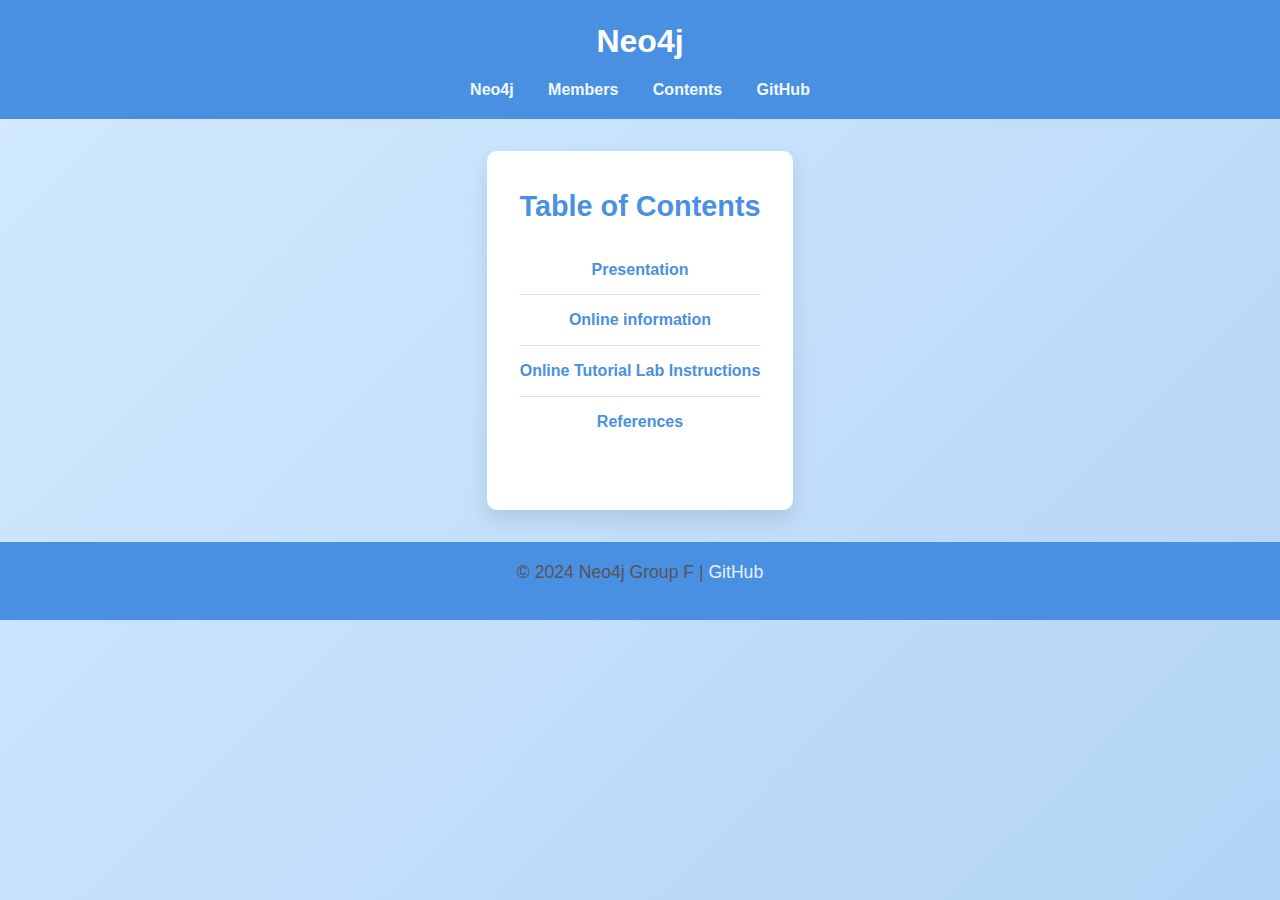
<file: contents.html>
<!DOCTYPE html>
<html lang="en">
<head>
    <meta charset="UTF-8">
    <meta name="viewport" content="width=device-width, initial-scale=1.0">
    <title>Contents</title>
    <link rel="stylesheet" href="styles.css">
</head>
<body>
    <header>
        <h1>Neo4j</h1>
        <nav>
            <a href="index.html">Neo4j</a>
            <a href="members.html">Members</a>
            <a href="contents.html">Contents</a>
            <a href="https://github.com/QiChen212221012/Neo4j" target="_blank">GitHub</a>
        </nav>
    </header>
    <main>
        <section class="contents-section">
            <h2>Table of Contents</h2>
            <ul>
                <li><a href="presentation.html">Presentation</a></li>
                <li><a href="information.html">Online information</a></li>
                <li><a href="tutorial.html">Online Tutorial Lab Instructions</a></li>
                <li><a href="references.html">References</a></li>
            </ul>
        </section>
    </main>
    <footer>
        <p>&copy; 2024 Neo4j Group F | <a href="https://github.com/QiChen212221012/Neo4j" target="_blank" aria-label="GitHub Repository">GitHub</a></p>
    </footer>
</body>
</html>
</file>
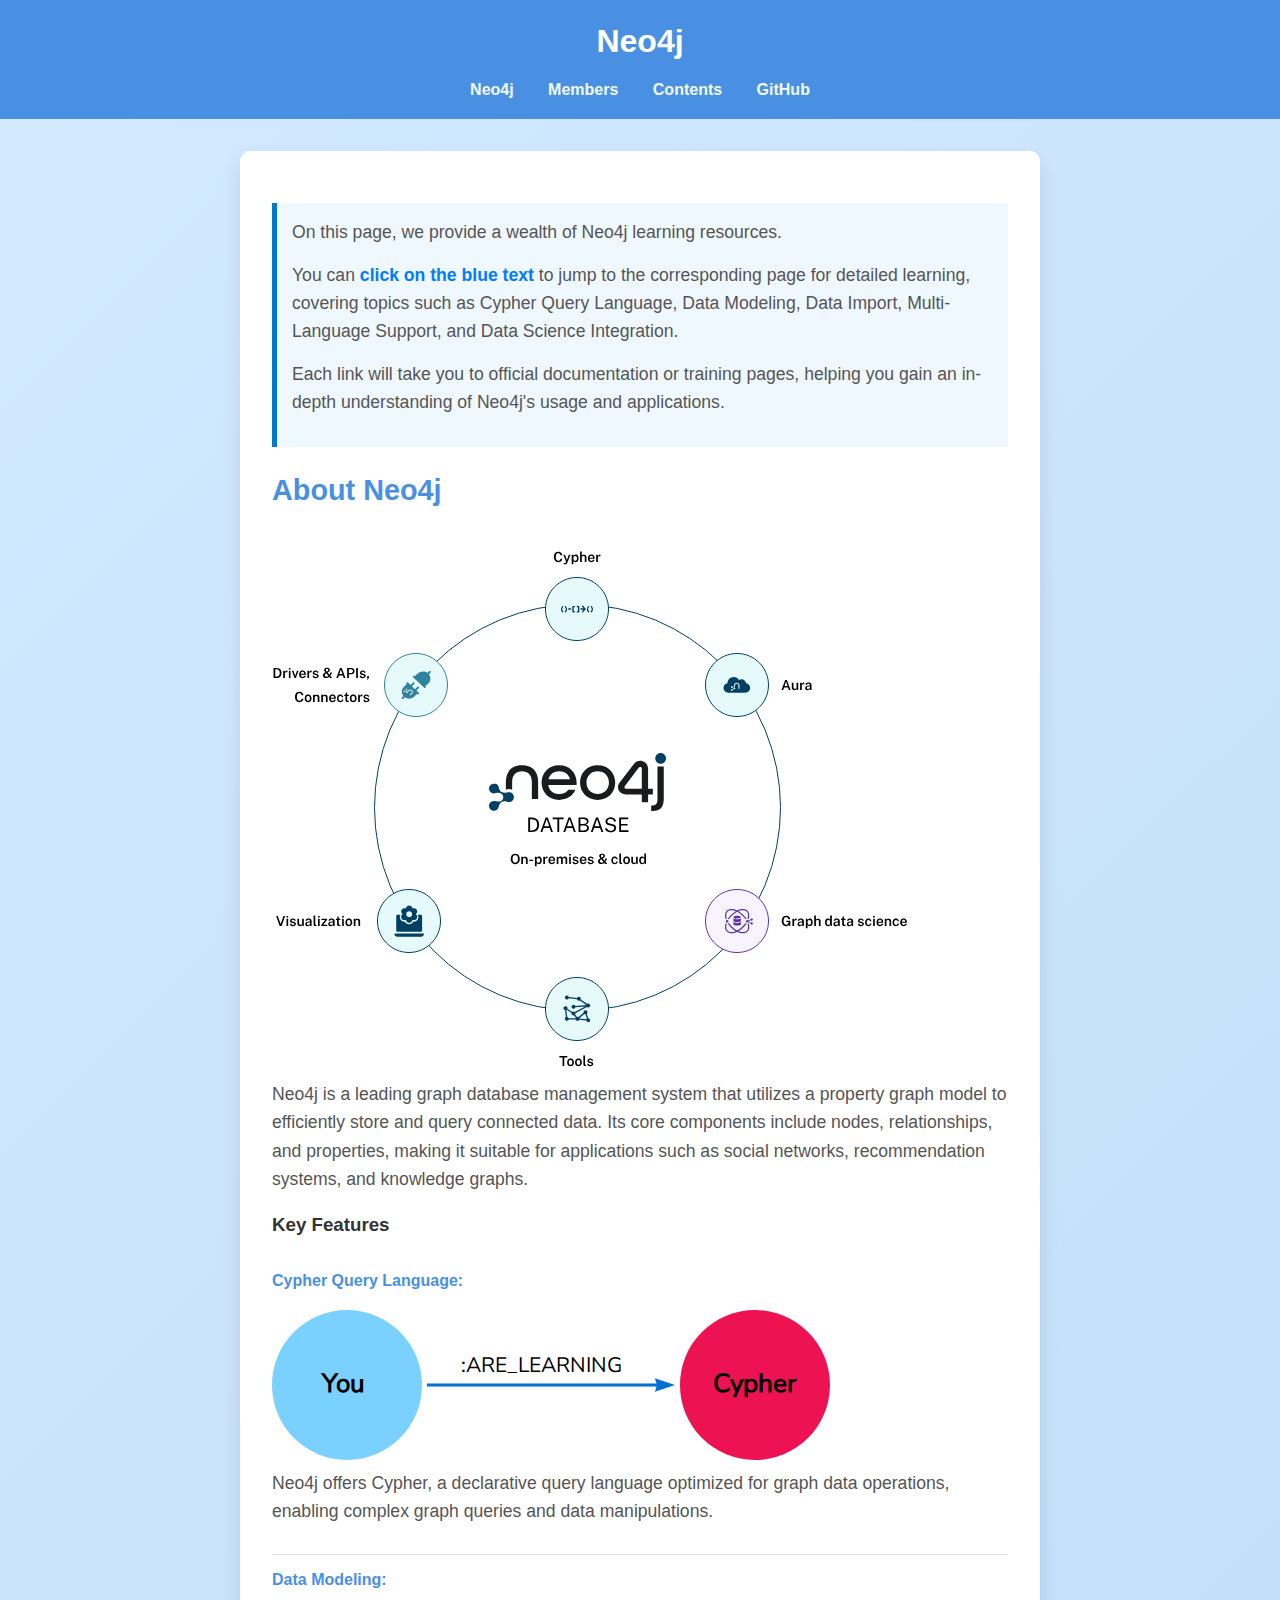
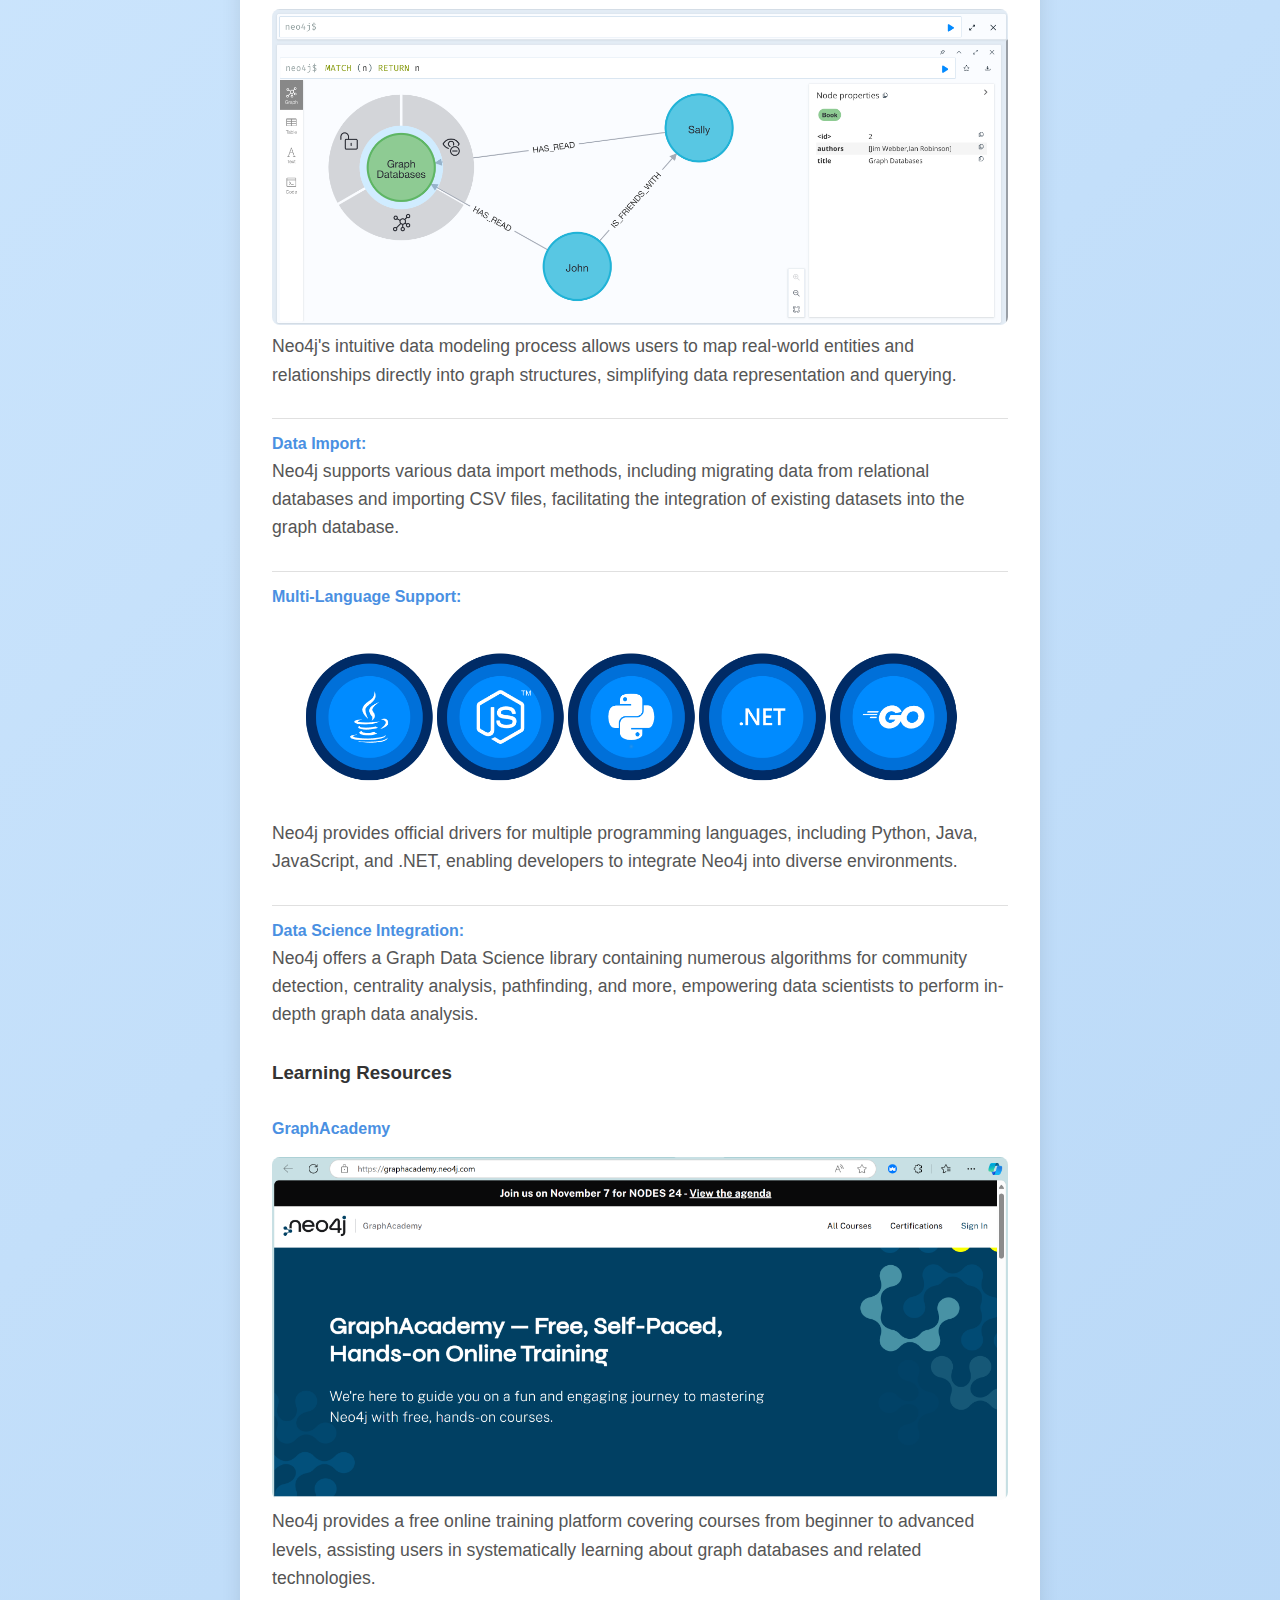
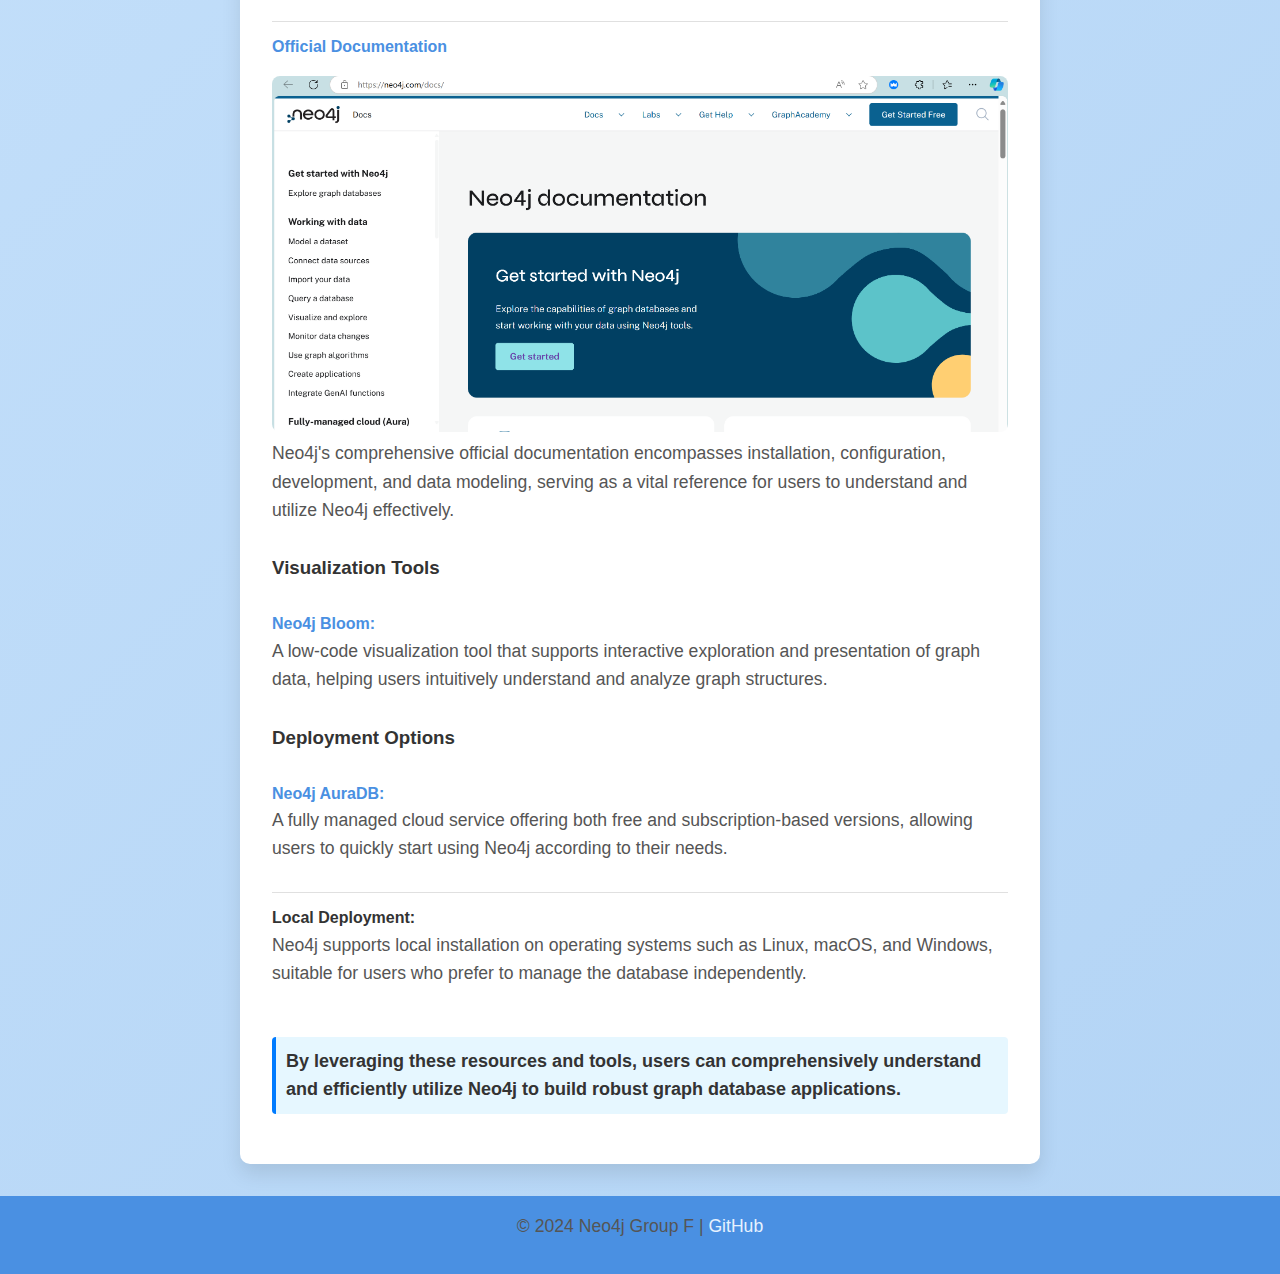
<file: information.html>
<!DOCTYPE html>
<html lang="en">
<head>
    <meta charset="UTF-8">
    <meta name="viewport" content="width=device-width, initial-scale=1.0">
    <title>Information</title>
    <link rel="stylesheet" href="styles.css">
</head>
<body>
    <header>
        <h1>Neo4j</h1>
        <nav>
            <a href="index.html">Neo4j</a>
            <a href="members.html">Members</a>
            <a href="contents.html">Contents</a>
            <a href="https://github.com/QiChen212221012/Neo4j" target="_blank">GitHub</a>
        </nav>
    </header>
    <main>
         <section class="intro-message">
                <p>On this page, we provide a wealth of Neo4j learning resources.</p>
                
                <p>You can <strong style="color: #007bff;">click on the blue text</strong> to jump to the corresponding page for detailed learning, covering topics such as Cypher Query Language, Data Modeling, Data Import, Multi-Language Support, and Data Science Integration.</p>
                
                <p>Each link will take you to official documentation or training pages, helping you gain an in-depth understanding of Neo4j's usage and applications.</p>
            </section>
        
        <section class="information-section">
            <h2>About Neo4j</h2>

            <div class="slide">
                <img src="images/32.svg" alt="Neo4j Page 32 Image">
                <p>Neo4j is a leading graph database management system that utilizes a property graph model to efficiently store and query connected data. Its core components include nodes, relationships, and properties, making it suitable for applications such as social networks, recommendation systems, and knowledge graphs.</p>
            </div>
    
            <h3>Key Features</h3>
            <ul>
                <li>
                    <a href="https://neo4j.com/docs/getting-started/cypher/" target="_blank">
                        <strong>Cypher Query Language:</strong>
                    </a>
                    <div class="slide">
                        <img src="images/33.svg" alt="Neo4j Page 33 Image">
                    </div>
                    <p>Neo4j offers Cypher, a declarative query language optimized for graph data operations, enabling complex graph queries and data manipulations.</p>
                </li>

                <li>
                    <a href="https://neo4j.com/docs/getting-started/data-modeling/guide-data-modeling/" target="_blank">
                        <strong>Data Modeling:</strong>
                    </a>
                    <div class="slide">
                        <img src="images/34.png" alt="Neo4j Page 34 Image">
                    </div>
                    <p>Neo4j's intuitive data modeling process allows users to map real-world entities and relationships directly into graph structures, simplifying data representation and querying.</p>
                </li>
                
                <li>
                    <a href="https://neo4j.com/docs/getting-started/data-import/" target="_blank">
                        <strong>Data Import:</strong>
                    </a>
                    <p>Neo4j supports various data import methods, including migrating data from relational databases and importing CSV files, facilitating the integration of existing datasets into the graph database.</p>
                </li>

                <li>
                    <a href="https://neo4j.com/docs/getting-started/languages-guides/" target="_blank">
                    <strong>Multi-Language Support:</strong>
                    </a>
                    <div class="slide">
                        <img src="images/35.png" alt="Neo4j Page 35 Image">
                    </div>
                    <p>Neo4j provides official drivers for multiple programming languages, including Python, Java, JavaScript, and .NET, enabling developers to integrate Neo4j into diverse environments.</p>
                    </li>

                <li>
                    <a href="https://neo4j.com/docs/getting-started/gds/" target="_blank">
                        <strong>Data Science Integration:</strong>
                    </a>
                     <p>Neo4j offers a Graph Data Science library containing numerous algorithms for community detection, centrality analysis, pathfinding, and more, empowering data scientists to perform in-depth graph data analysis.</p>
                     </li>

            </ul>
            
            <h3>Learning Resources</h3>
            <ul>
                <li>
                    <a href="https://neo4j.com/graphacademy/" target="_blank">GraphAcademy</a>
                    <div class="slide">
                        <img src="images/36.png" alt="Neo4j Page 36 Image">
                    </div>
                    <p>Neo4j provides a free online training platform covering courses from beginner to advanced levels, assisting users in systematically learning about graph databases and related technologies.</p>
                    </li>

                <li>
                    <a href="https://neo4j.com/docs/" target="_blank">Official Documentation</a>
                    <div class="slide">
                        <img src="images/37.png" alt="Neo4j Page 37 Image">
                    </div>
                    <p>Neo4j's comprehensive official documentation encompasses installation, configuration, development, and data modeling, serving as a vital reference for users to understand and utilize Neo4j effectively.</p>
                </li>

            </ul>
            
            <h3>Visualization Tools</h3>
            <ul>
                <li>
                    <a href="https://neo4j.com/docs/getting-started/graph-visualization/graph-visualization-tools/" target="_blank">
                    <strong>Neo4j Bloom:</strong> 
                    </a>
                    <p>A low-code visualization tool that supports interactive exploration and presentation of graph data, helping users intuitively understand and analyze graph structures.</p>
                </li>

            </ul>
            
            <h3>Deployment Options</h3>
            <ul>
                <li>
                    <a href="https://neo4j.com/product/auradb/" target="_blank">
                    <strong>Neo4j AuraDB:</strong>
                    </a>
                    <p>A fully managed cloud service offering both free and subscription-based versions, allowing users to quickly start using Neo4j according to their needs.</p>
                </li>

                <li>
                    <strong>Local Deployment:</strong>
                    <p>Neo4j supports local installation on operating systems such as Linux, macOS, and Windows, suitable for users who prefer to manage the database independently.</p>
                </li>
            </ul>
            
            <p class="highlight">By leveraging these resources and tools, users can comprehensively understand and efficiently utilize Neo4j to build robust graph database applications.</p>
        </section>
    </main>
    <footer>
        <p>&copy; 2024 Neo4j Group F | <a href="https://github.com/QiChen212221012/Neo4j" target="_blank" aria-label="GitHub Repository">GitHub</a></p>
    </footer>
</body>
</html>
</file>
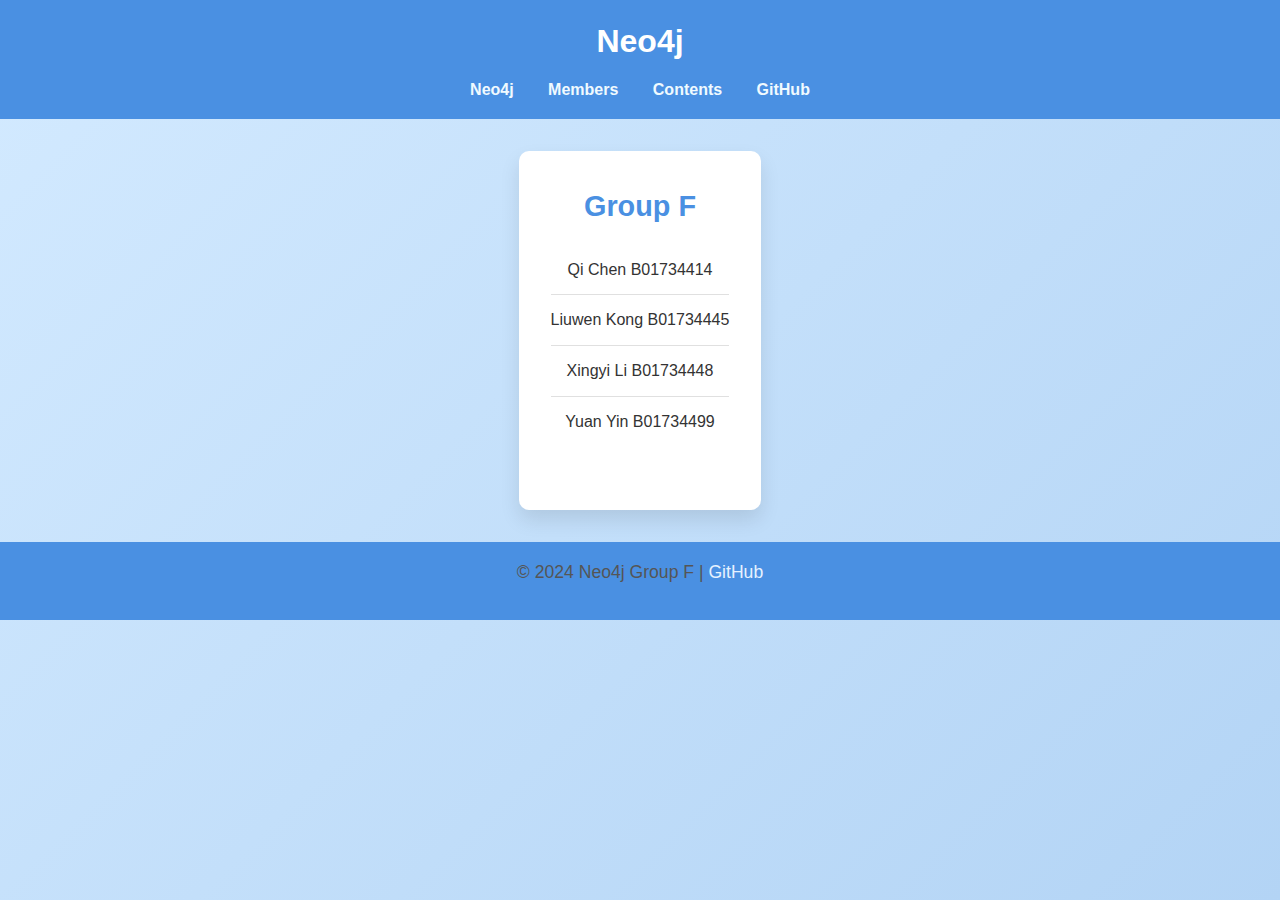
<file: members.html>
<!DOCTYPE html>
<html lang="en">
<head>
    <meta charset="UTF-8">
    <meta name="viewport" content="width=device-width, initial-scale=1.0">
    <title>Group F</title>
    <link rel="stylesheet" href="styles.css">
</head>
<body>
    <header>
        <h1>Neo4j</h1>
        <nav>
            <a href="index.html">Neo4j</a>
            <a href="members.html">Members</a>
            <a href="contents.html">Contents</a>
            <a href="https://github.com/QiChen212221012/Neo4j" target="_blank">GitHub</a>
        </nav>
    </header>
    <main>
        <section class="members-section">
            <h2>Group F</h2>
            <ul>
                <li>Qi Chen B01734414</li>
                <li>Liuwen Kong B01734445</li>
                <li>Xingyi Li B01734448</li>
                <li>Yuan Yin B01734499</li>
               </ul>
        </section>
    </main>
</body>
<footer>
    <p>&copy; 2024 Neo4j Group F | <a href="https://github.com/QiChen212221012/Neo4j" target="_blank" aria-label="GitHub Repository">GitHub</a></p>
</footer>

</html>
</file>
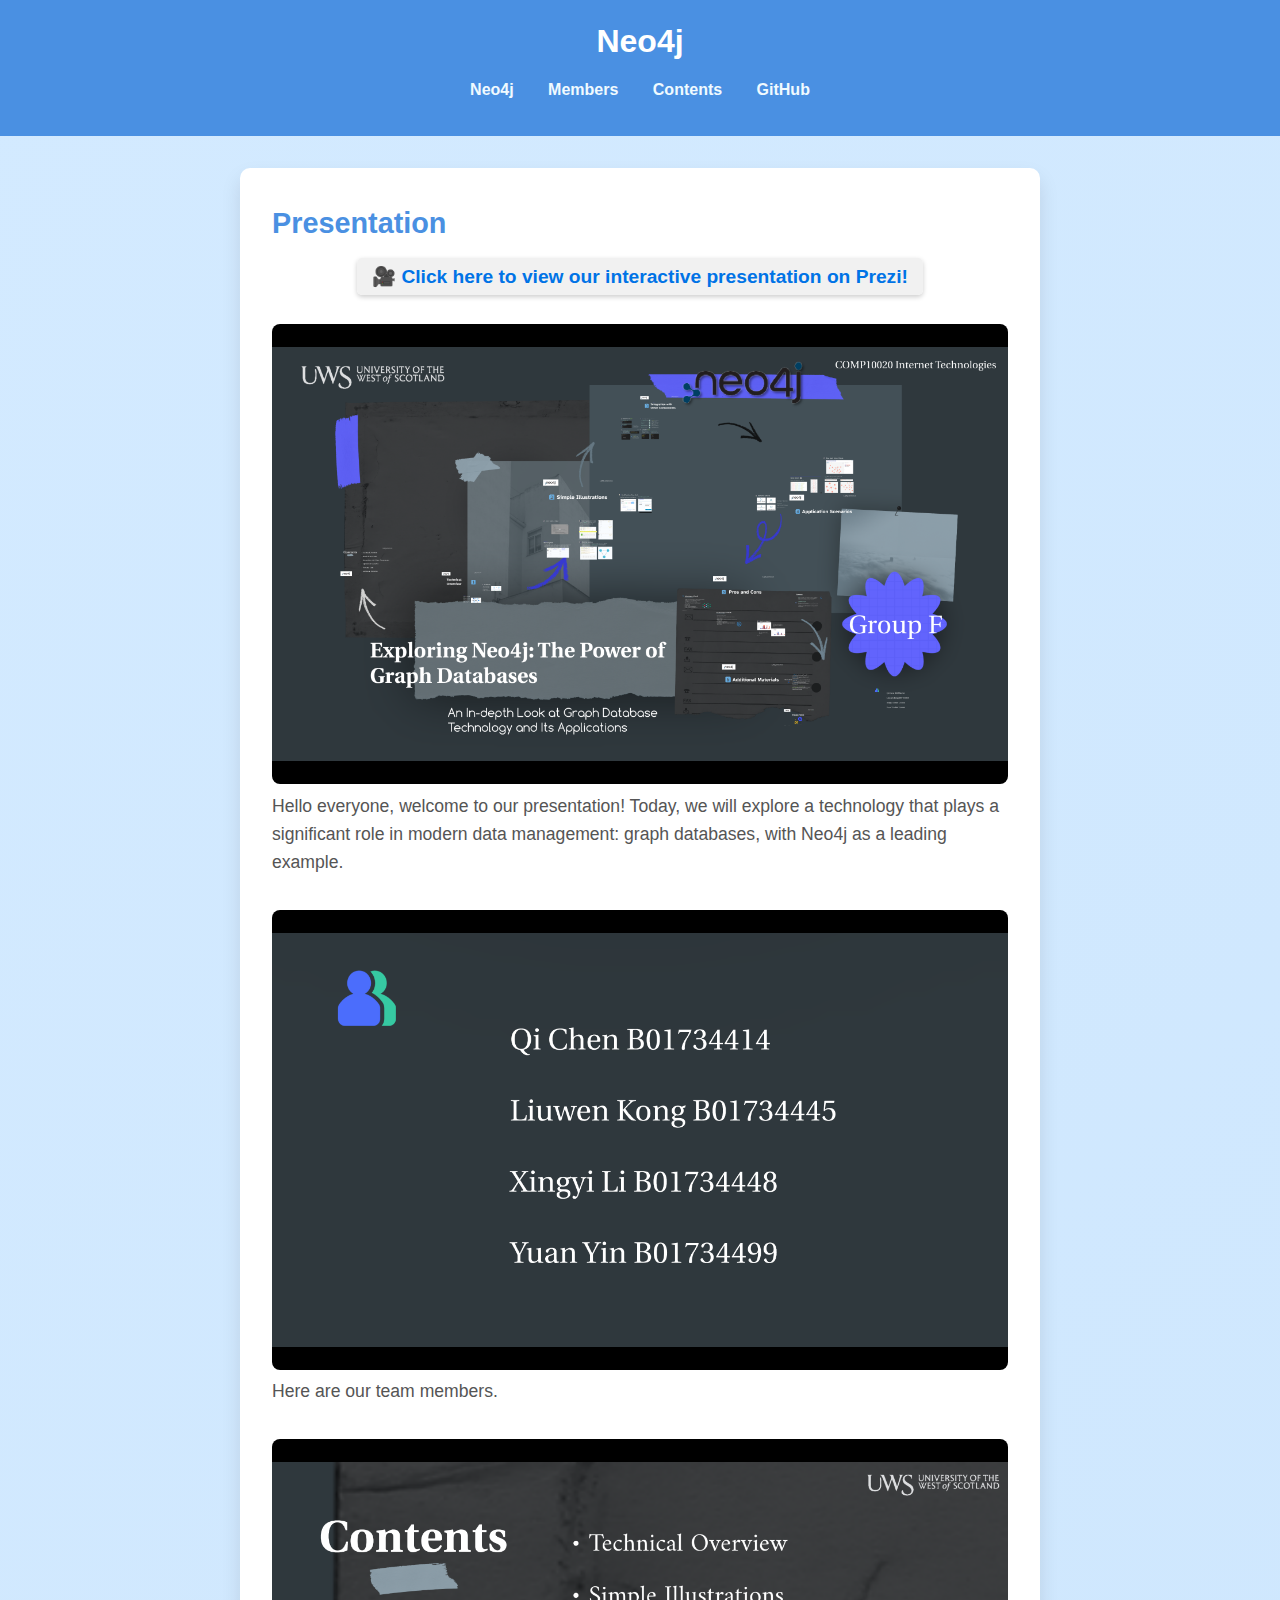
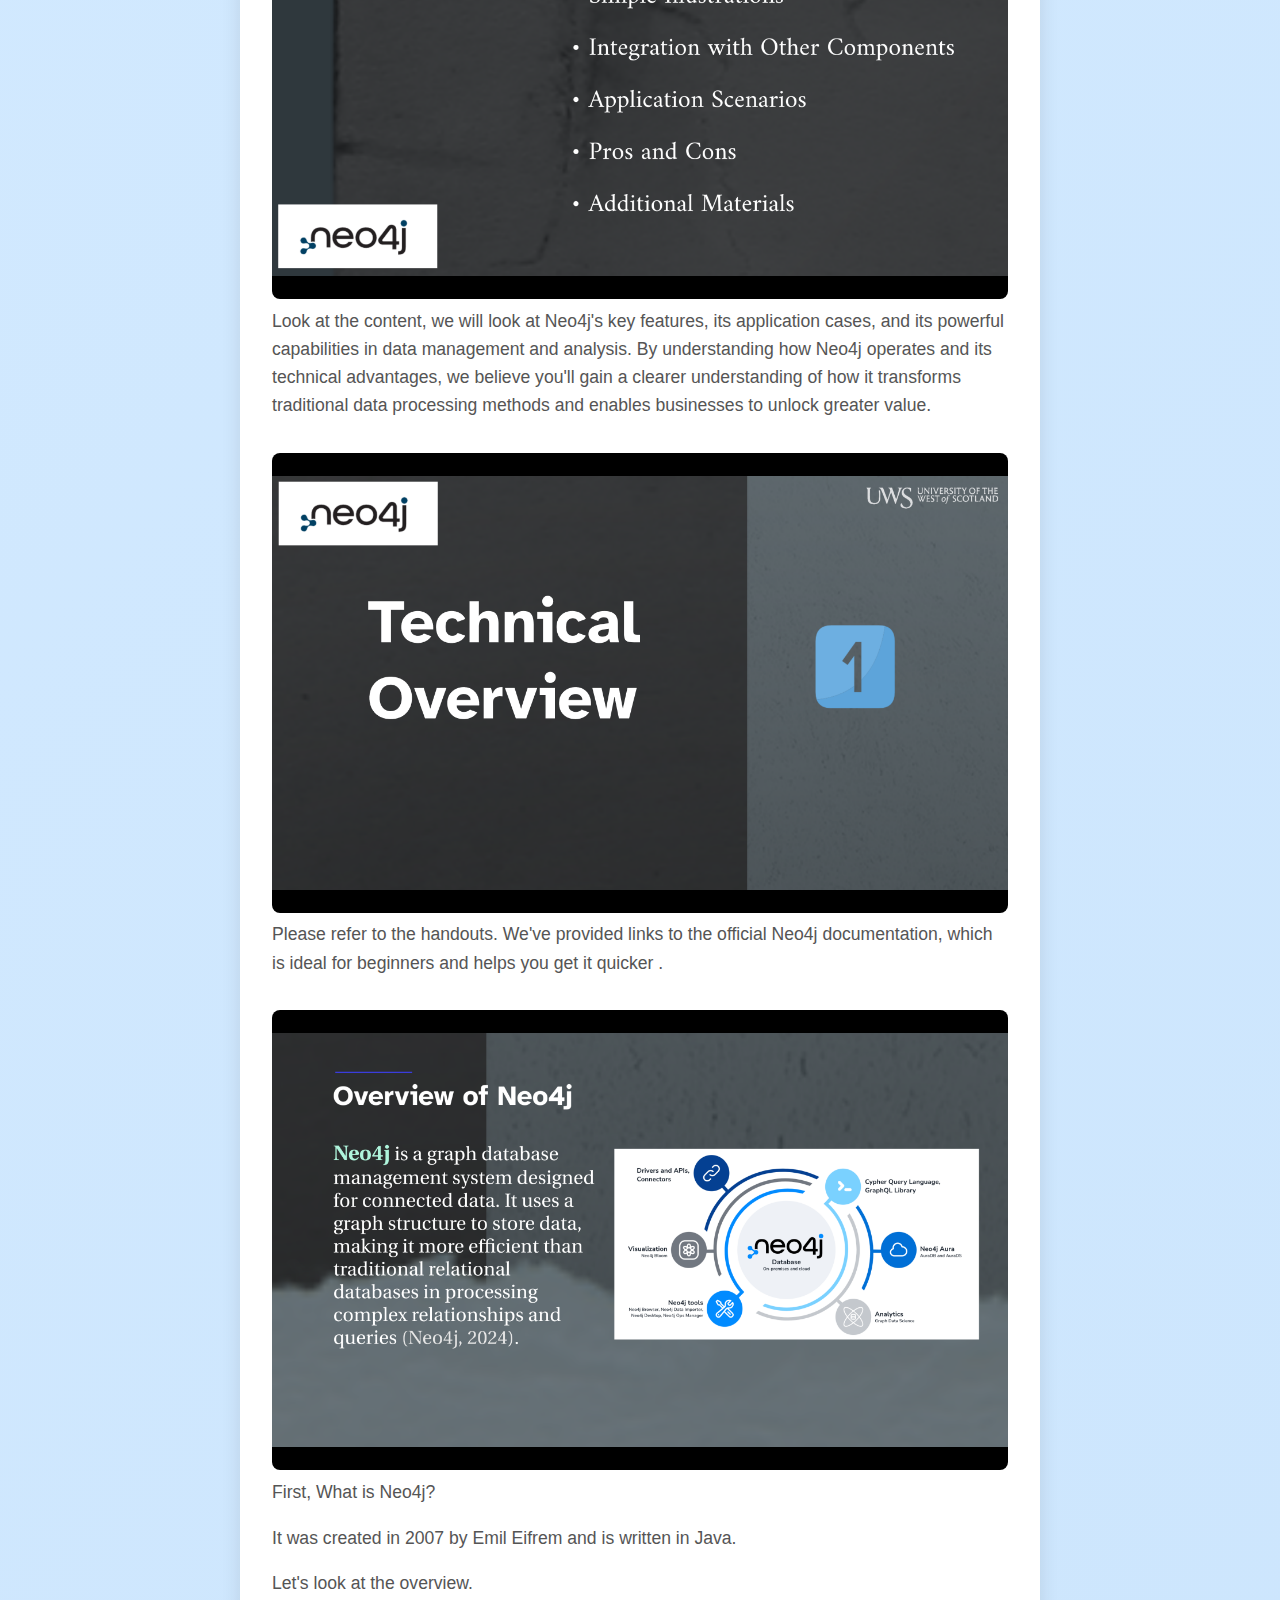
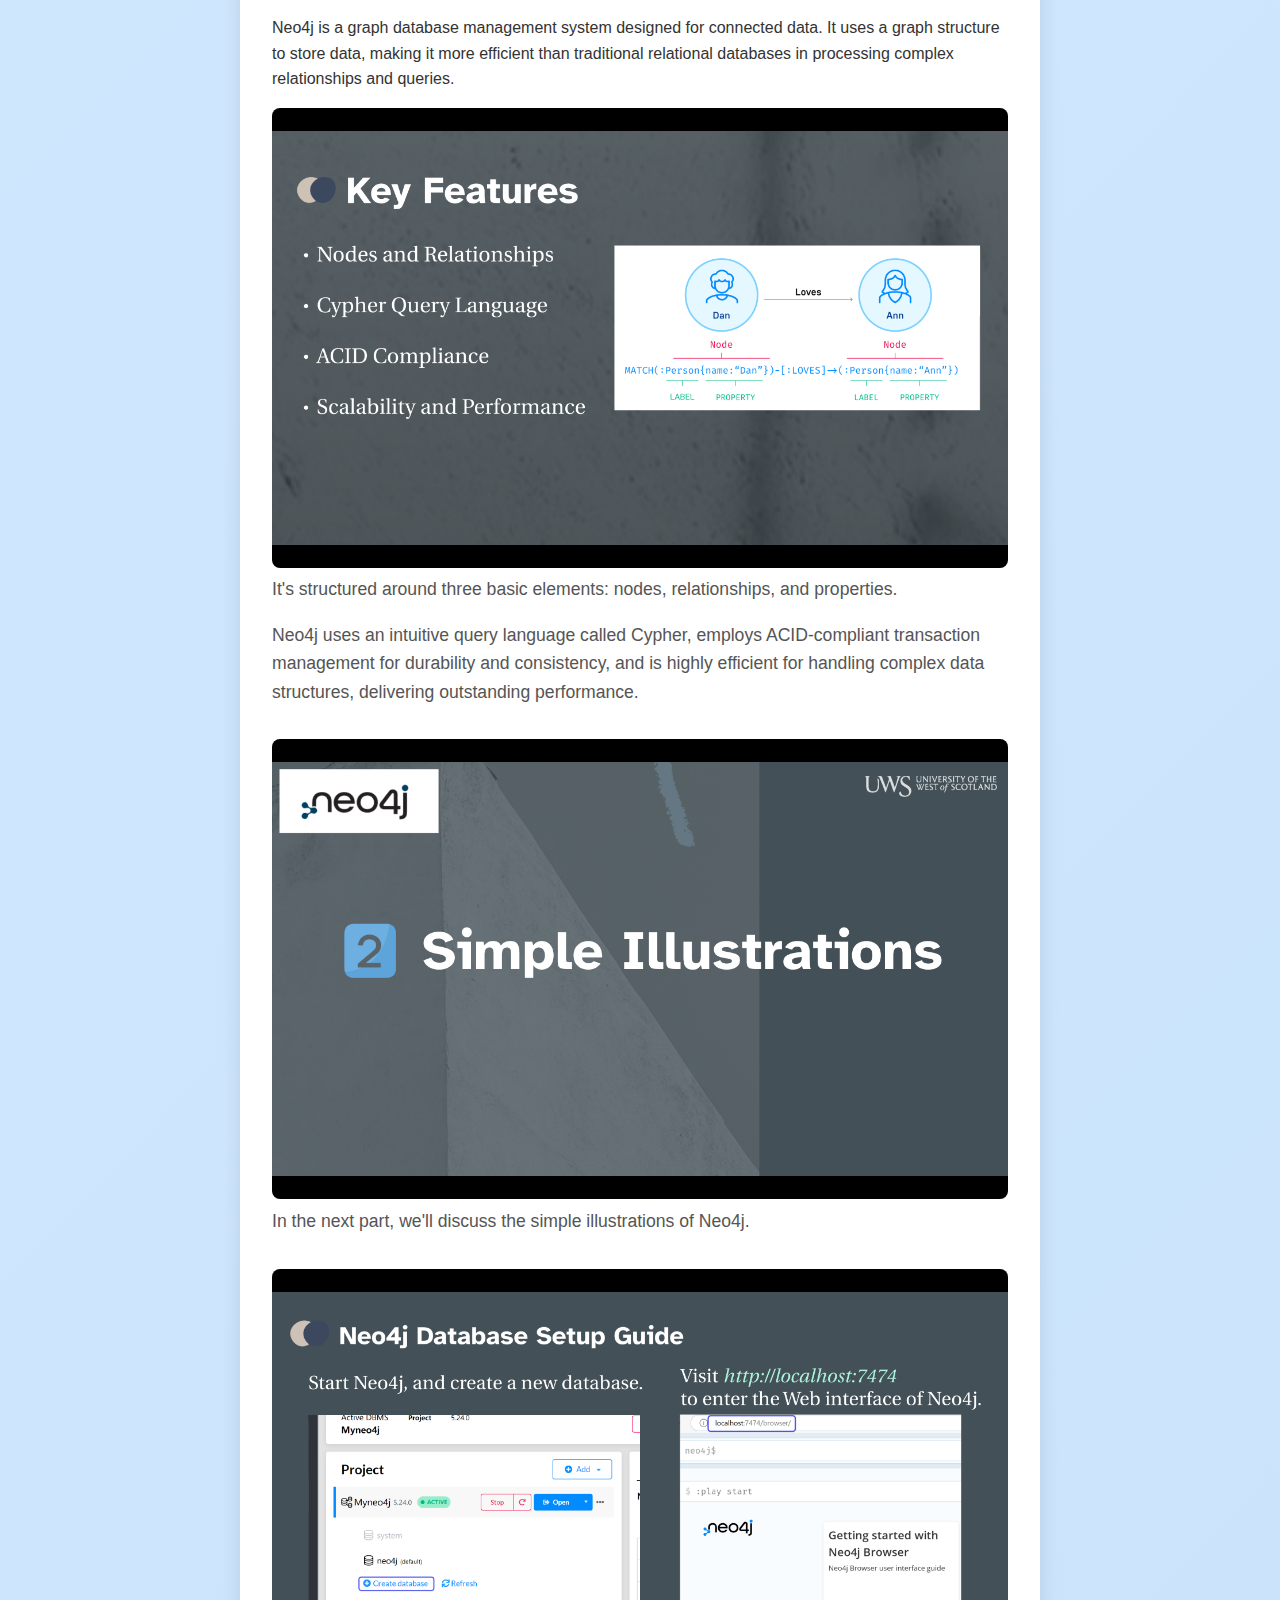
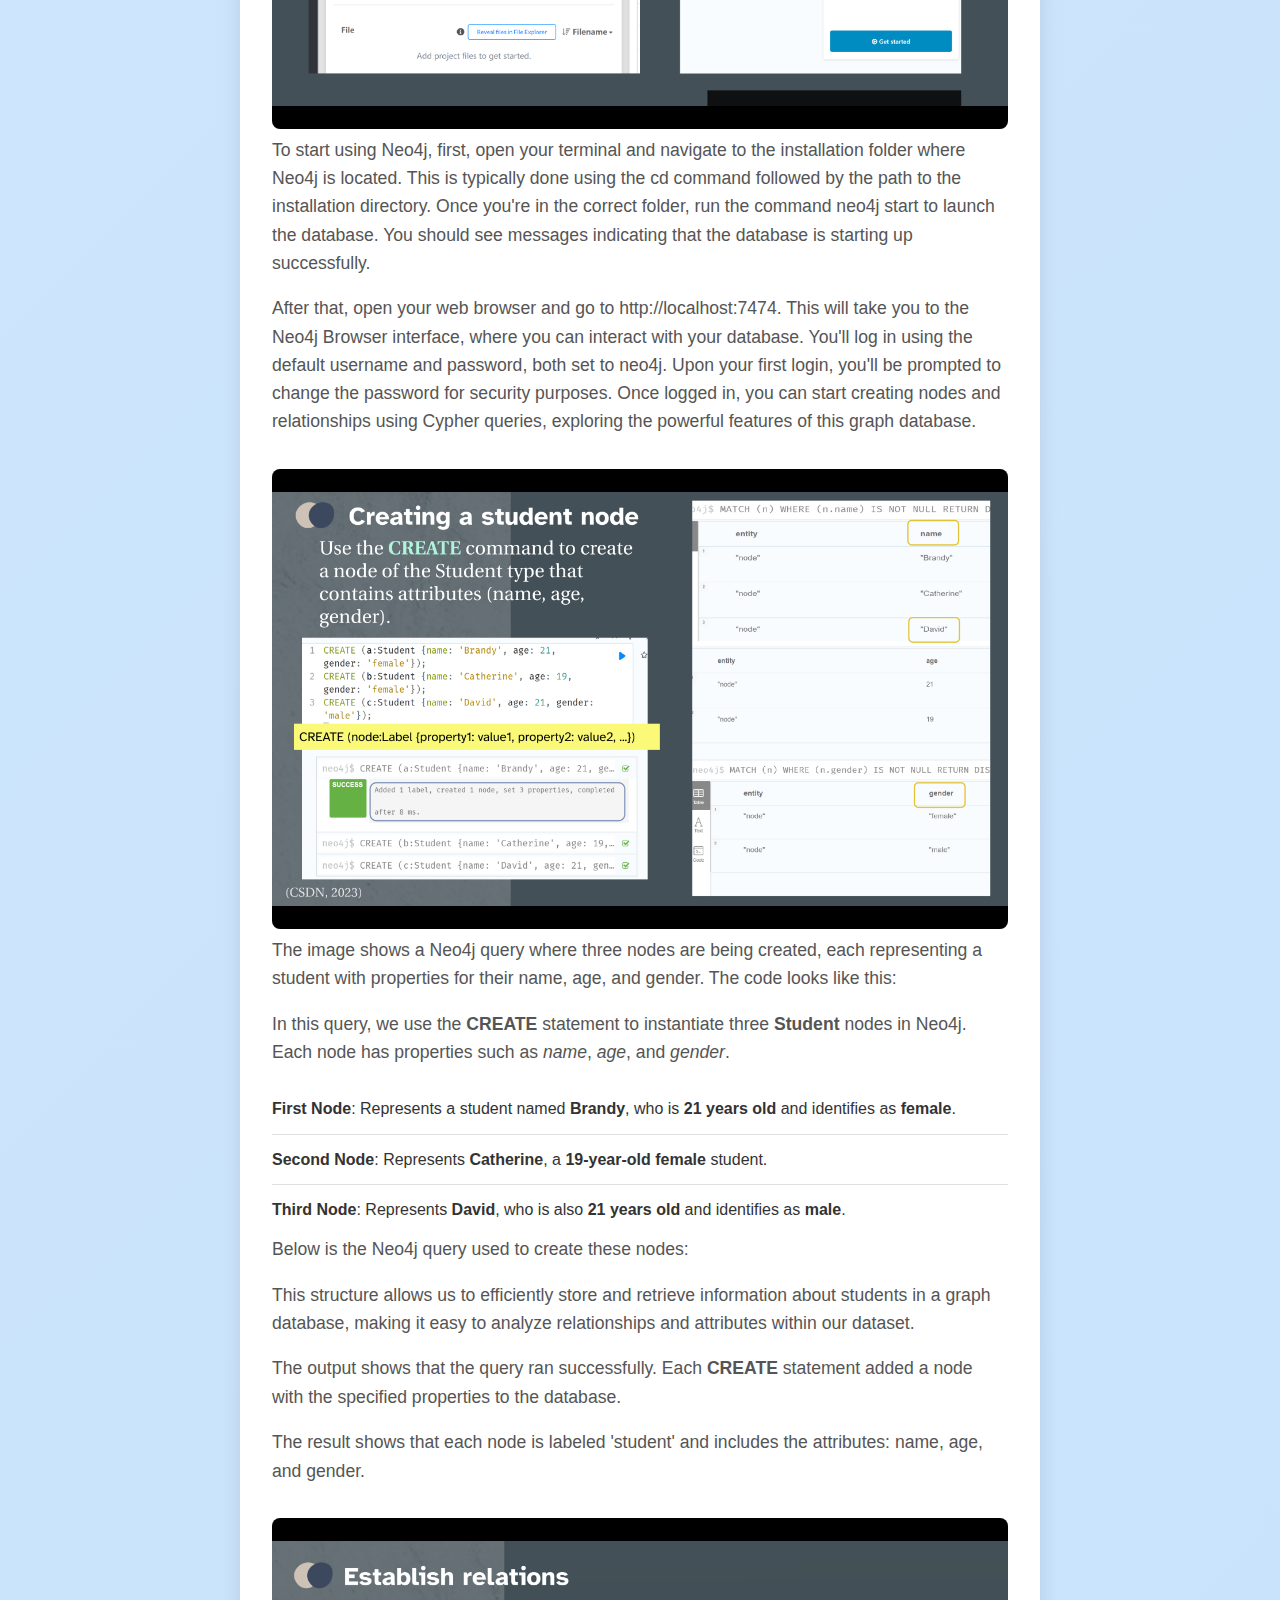
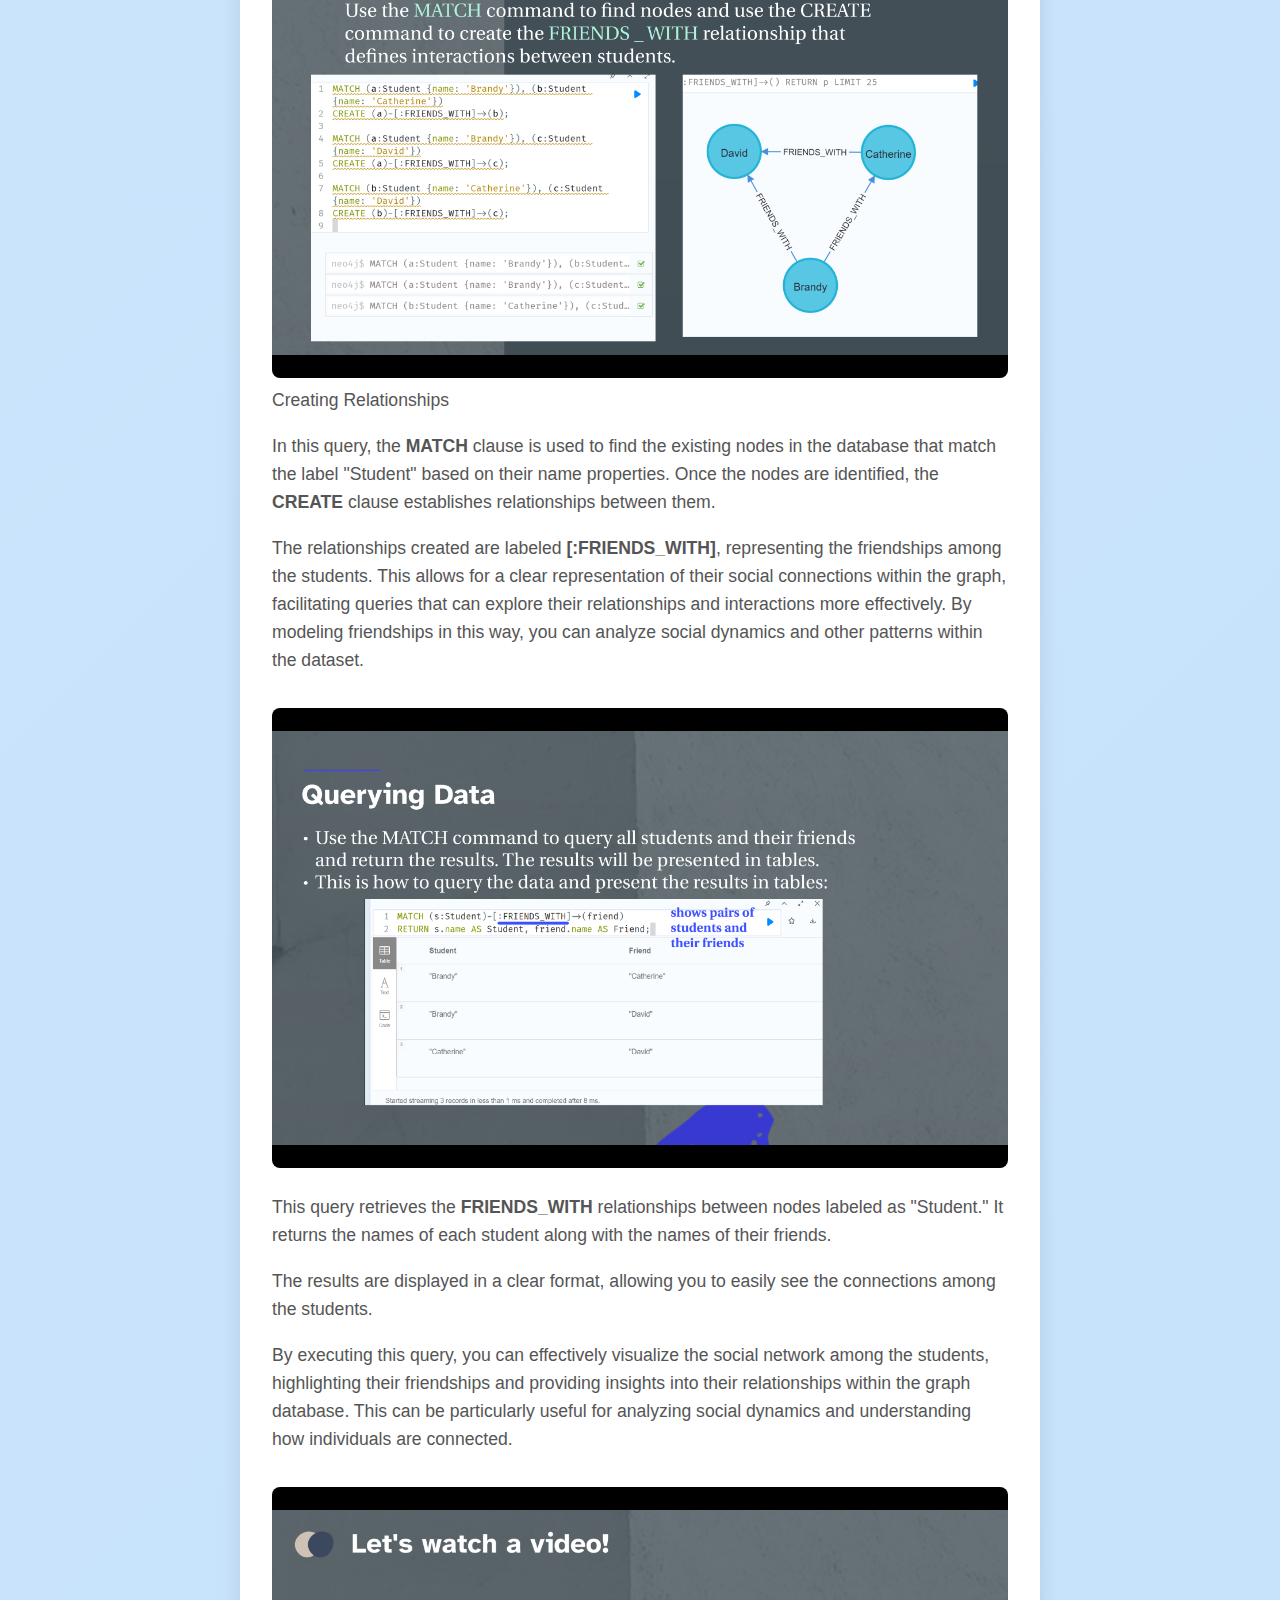
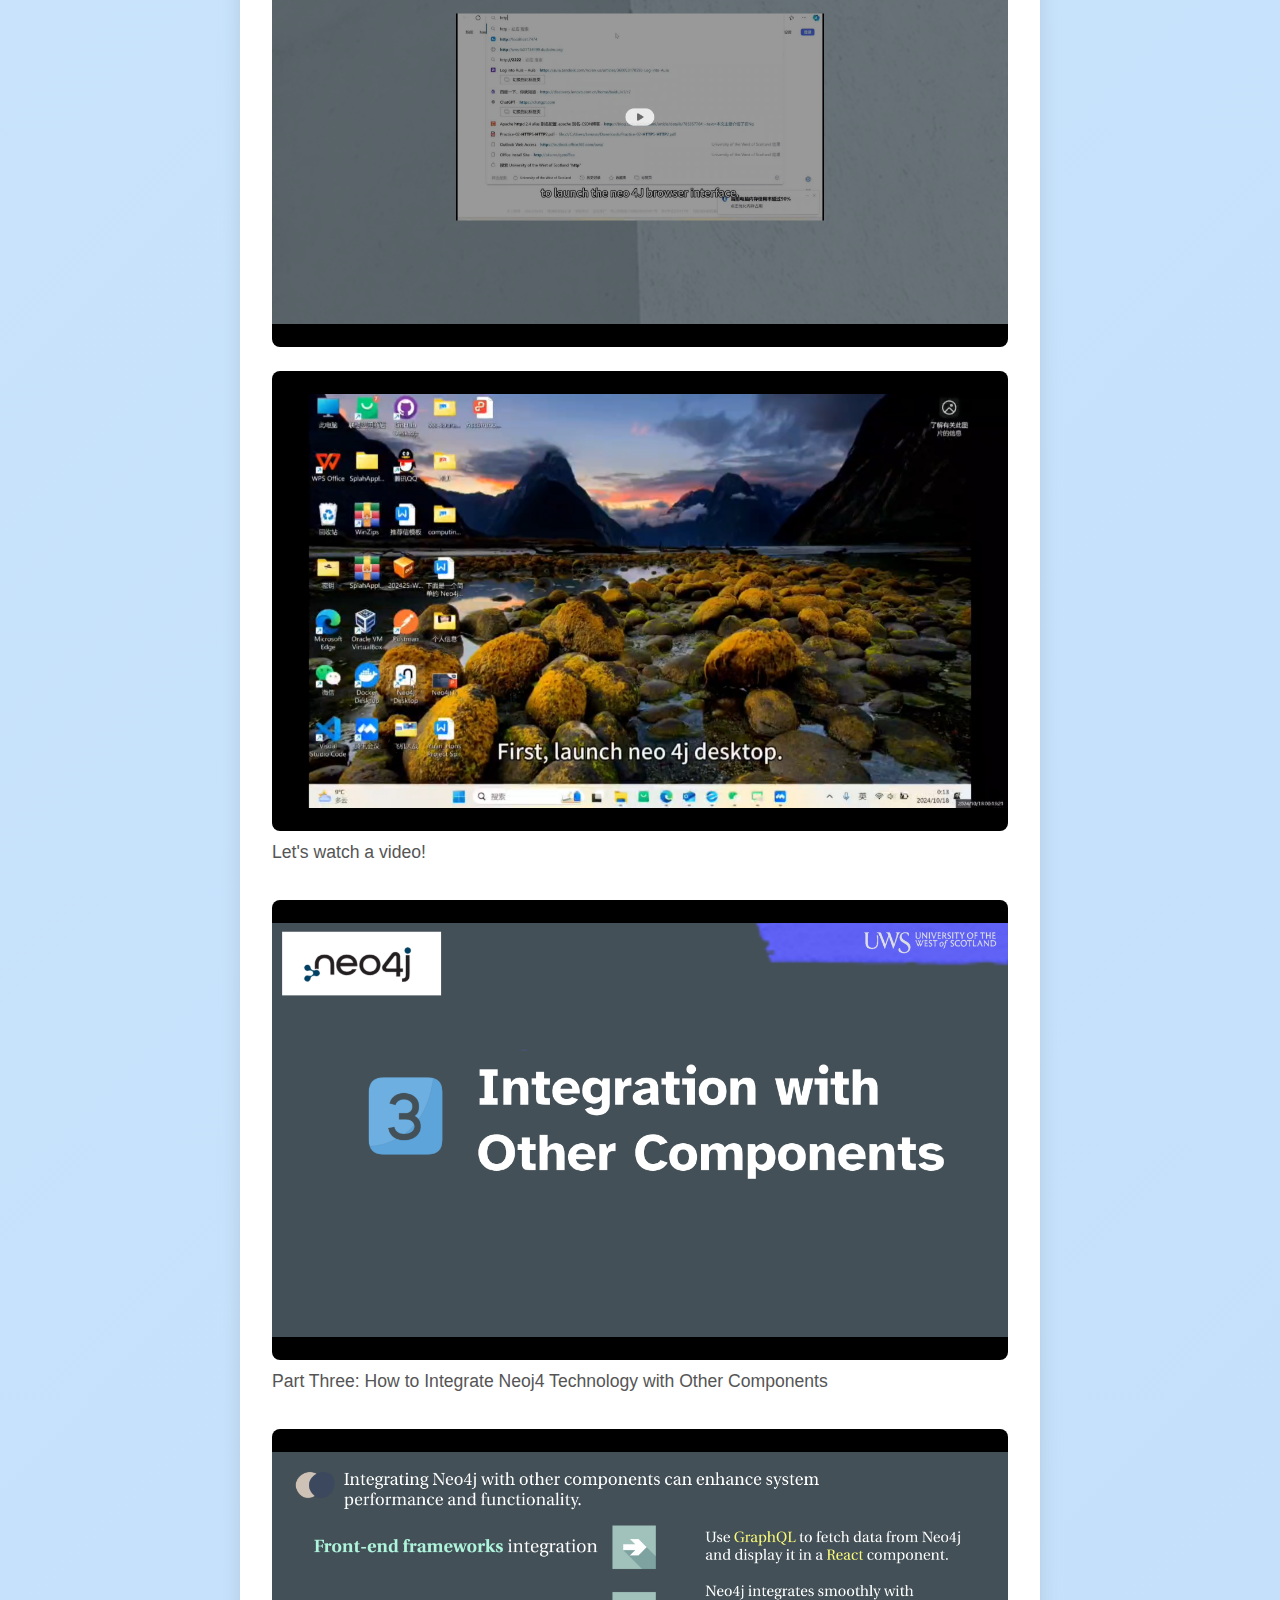
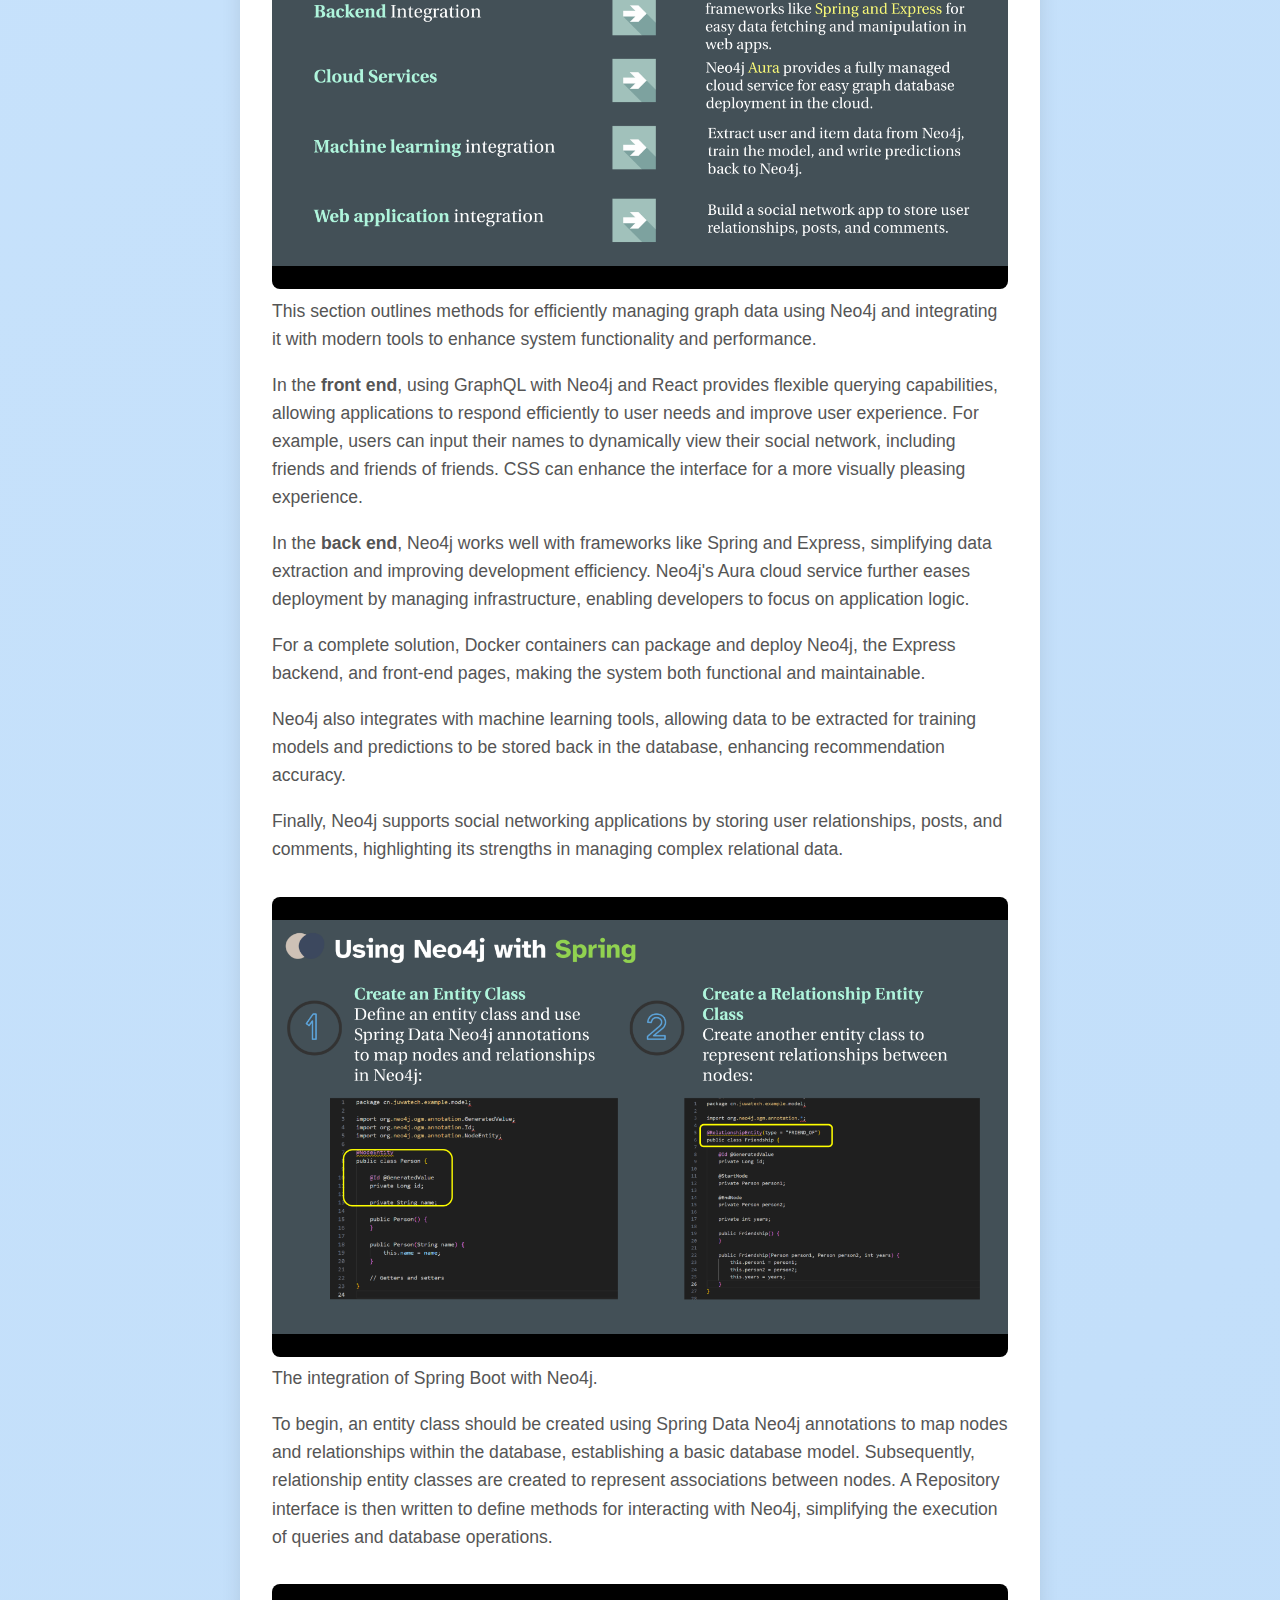
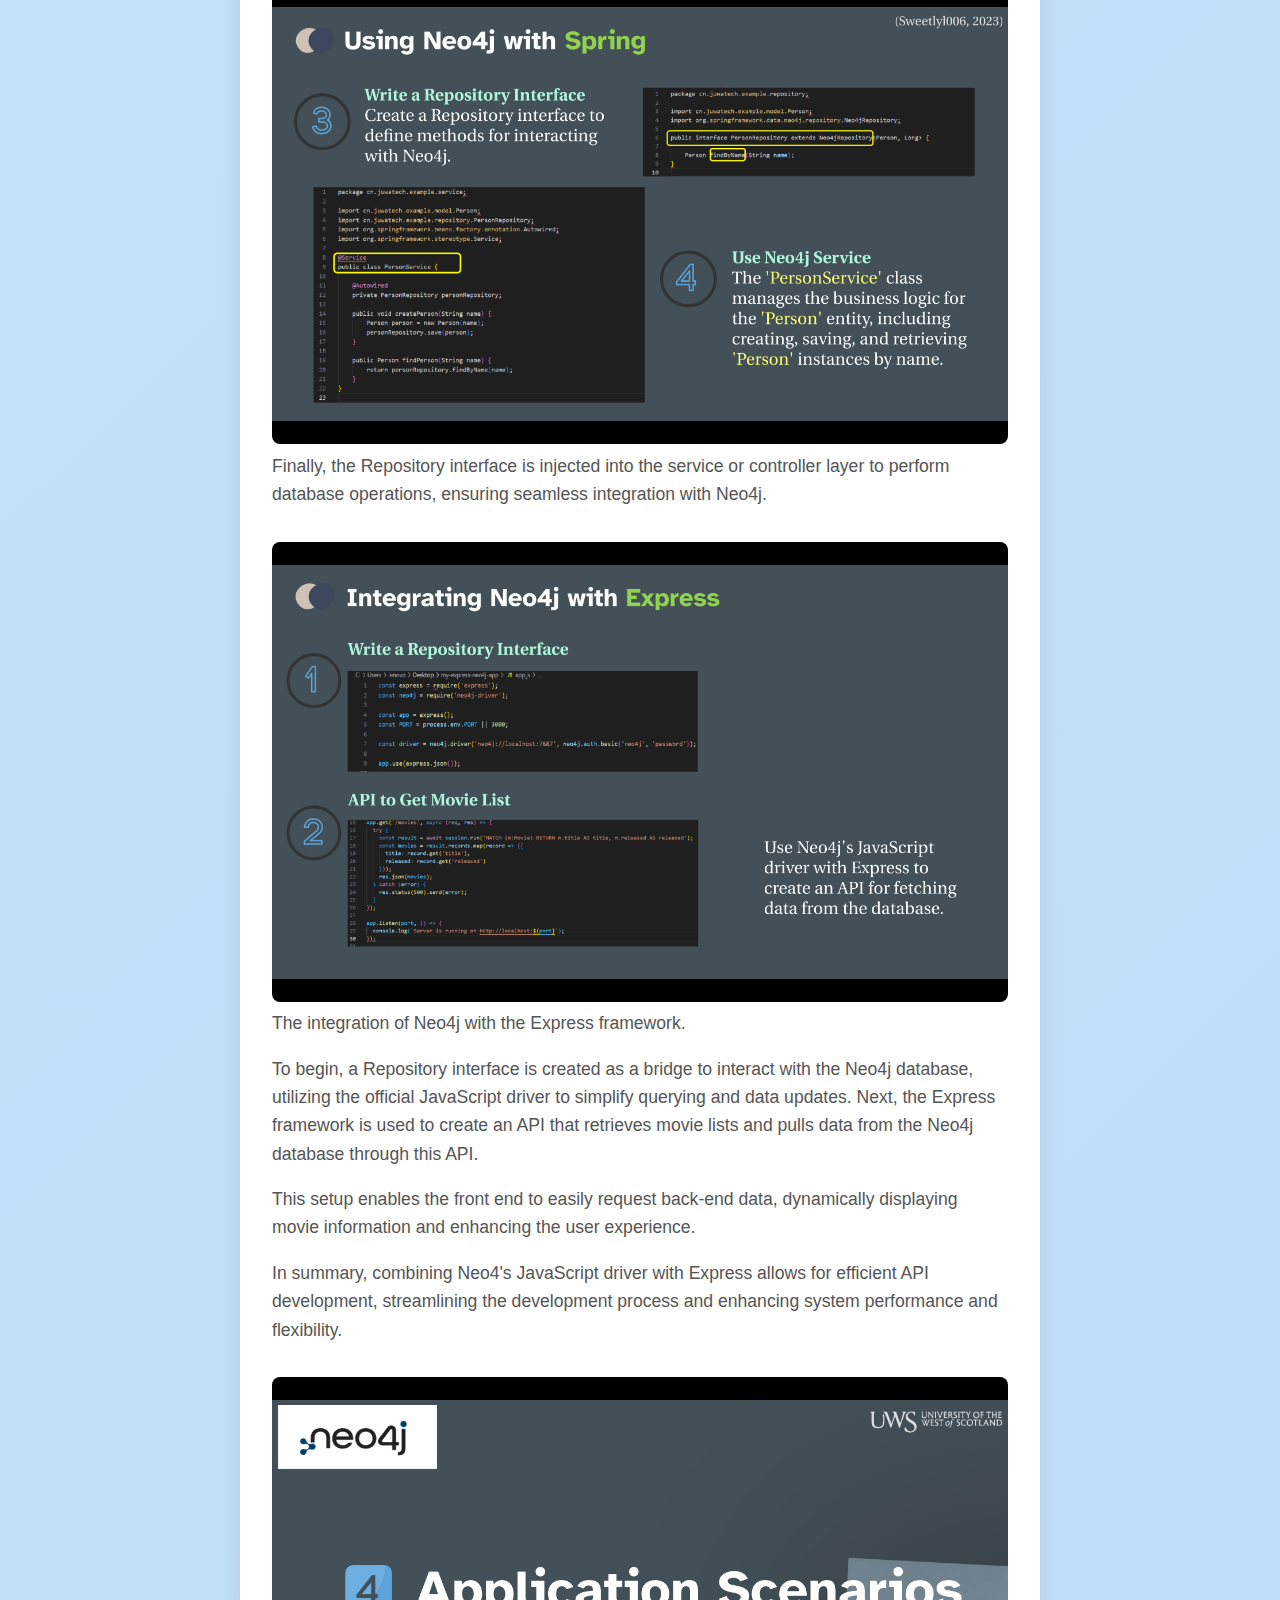
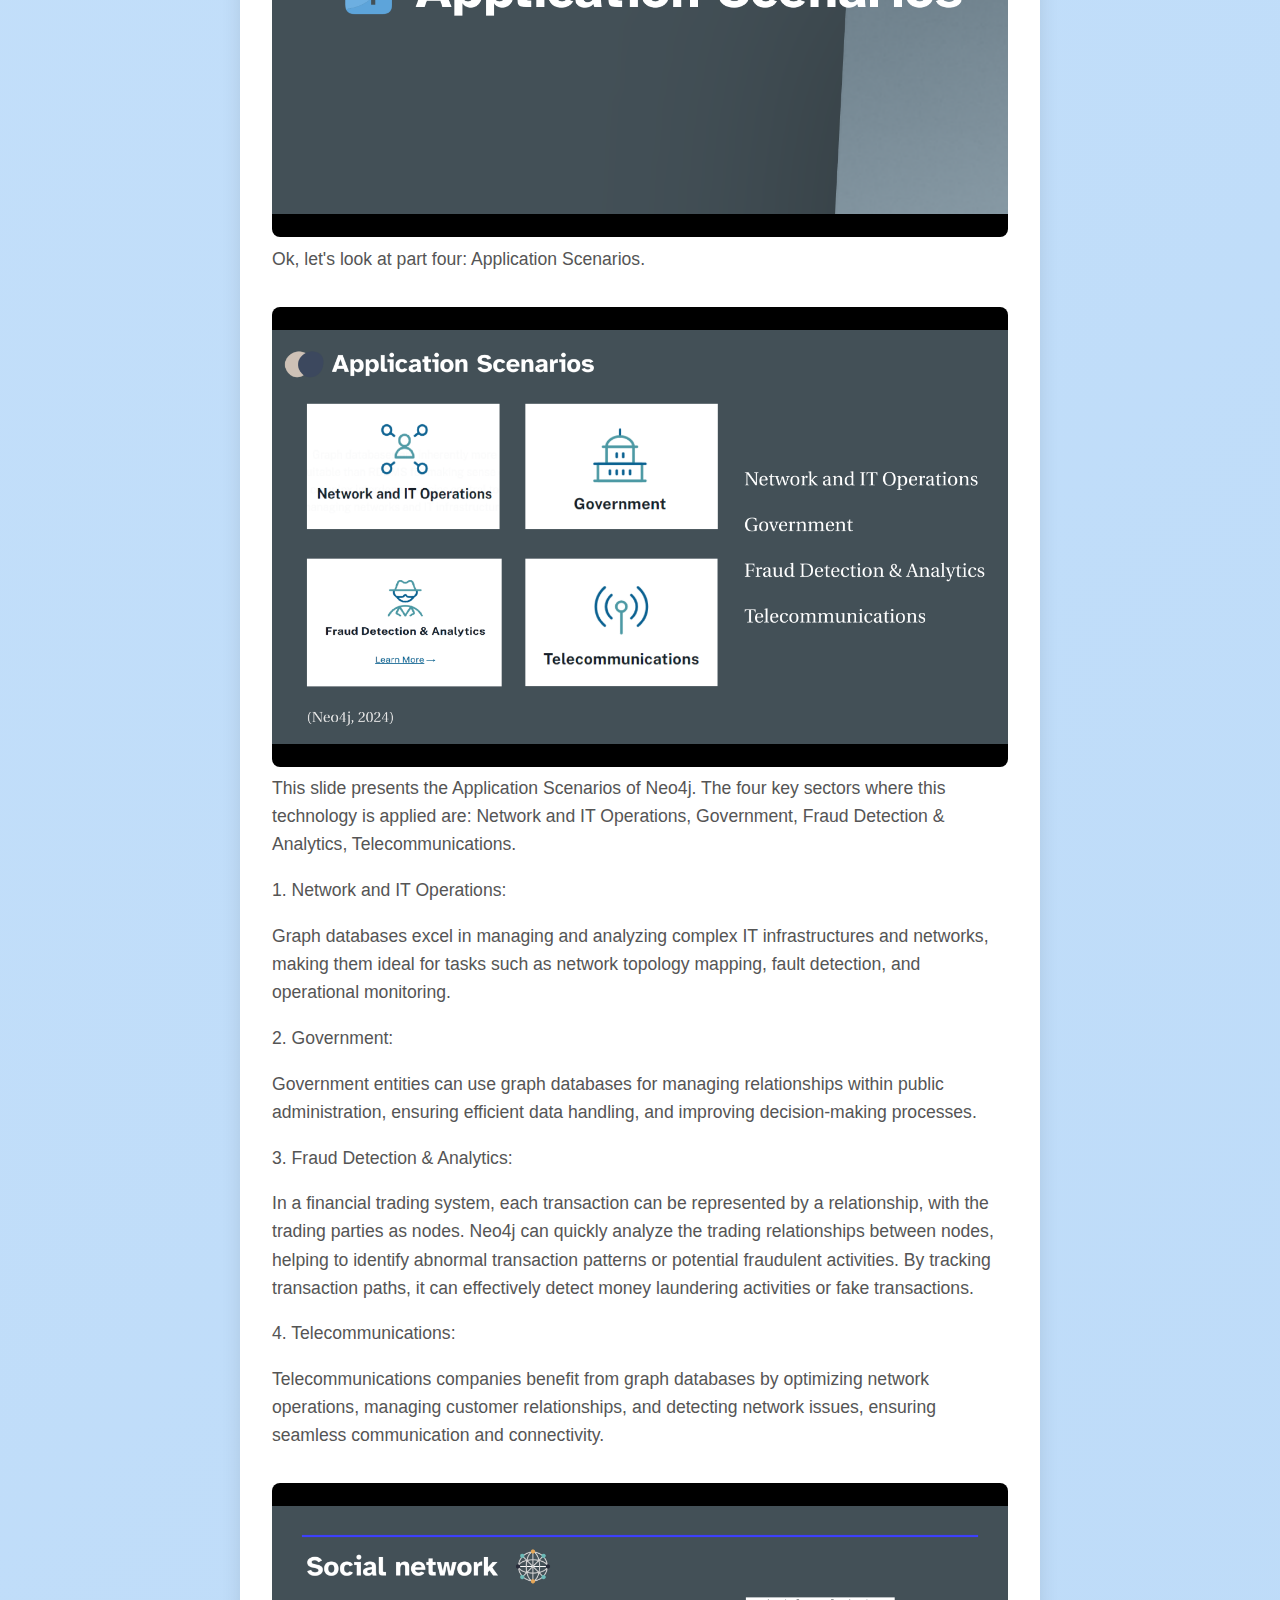
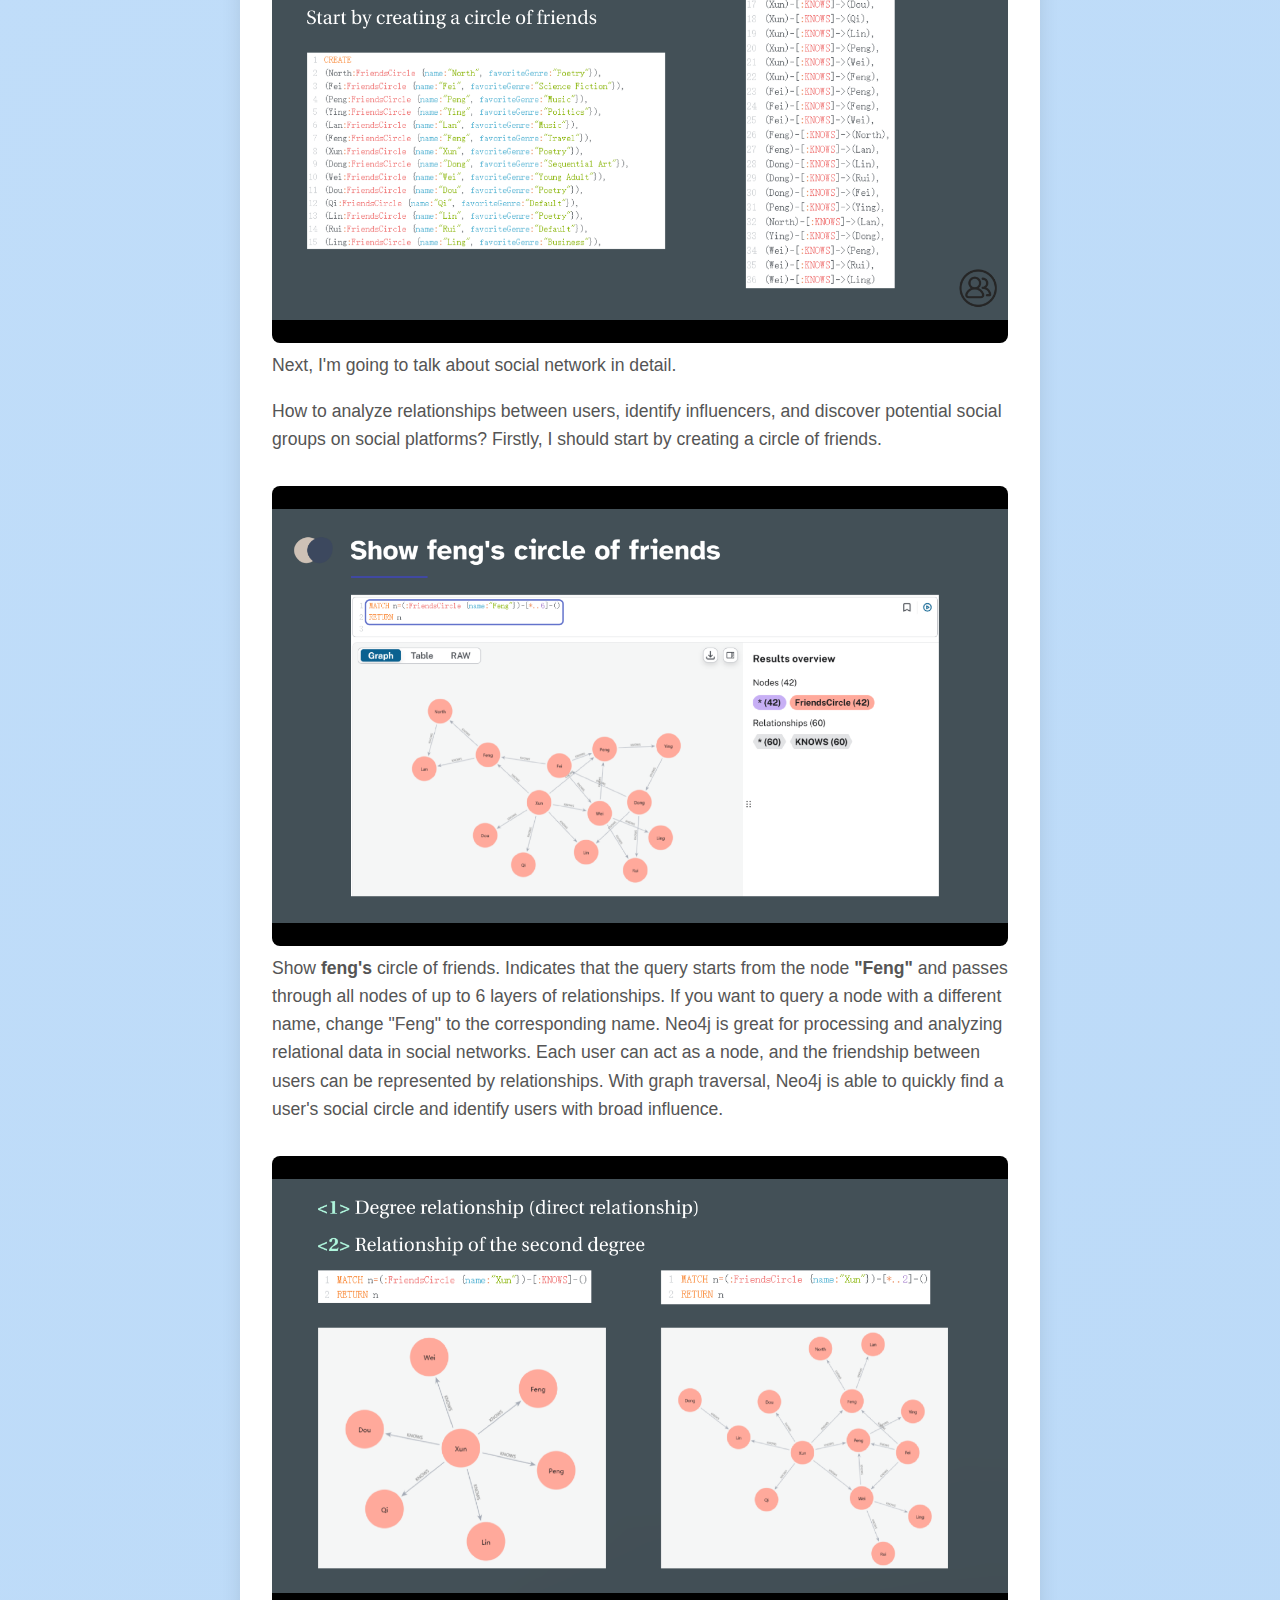
<file: presentation.html>
<!DOCTYPE html>
<html lang="en">
<head>
    <meta charset="UTF-8">
    <meta name="viewport" content="width=device-width, initial-scale=1.0">
    <title>Presentation</title>
    <link rel="stylesheet" href="styles.css">
</head>
<body>
    <header>
        <h1>Neo4j</h1>
        <nav>
            <a href="index.html">Neo4j</a>
            <a href="members.html">Members</a>
            <a href="contents.html">Contents</a>
            <a href="https://github.com/QiChen212221012/Neo4j" target="_blank" aria-label="GitHub Repository">GitHub</a></p>
        </nav>
    </header>
    <main>
        <section class="presentation-section">
            <h2>Presentation</h2>
            <p class="presentation-link">
                <a href="https://prezi.com/view/vSaSsHdtQwa3NkelO7AT/" target="_blank">
                    🎥 Click here to view our interactive presentation on Prezi!
                </a>
            </p>

            <div class="slide">
                <img src="images/1.png" alt="Neo4j Page 1 Image">
                <p>Hello everyone, welcome to our presentation! Today, we will explore a technology that plays a significant role in modern data management: graph databases, with Neo4j as a leading example.</p>
            </div>
            
            <div class="slide">
                <img src="images/2.png" alt="Neo4j Page 2 Image">
                <p>Here are our team members.</p>
            </div>

            <div class="slide">
                <img src="images/3.png" alt="Neo4j Page 3 Image">
                <p>Look at the content, we will look at Neo4j's key features, its application cases, and its powerful capabilities in data management and analysis. By understanding how Neo4j operates and its technical advantages, we believe you'll gain a clearer understanding of how it transforms traditional data processing methods and enables businesses to unlock greater value.</p>
            </div>

            <div class="slide">
                <img src="images/4.png" alt="Neo4j Page 4 Image">
                <p>Please refer to the handouts. We've provided links to the official Neo4j documentation, which is ideal for beginners and helps you get it quicker .</p>
            </div>

            <div class="slide">
                <img src="images/5.png" alt="Neo4j Page 5 Image">
                <p>First, What is Neo4j?</p>
                <p>It was created in 2007 by Emil Eifrem and is written in Java. </p>
                <p>Let's look at the overview.</p>
                    Neo4j is a graph database management system designed for connected data. It uses a graph structure to store data, making it more efficient than traditional relational databases in processing complex relationships and queries.
            </div>

            <div class="slide">
                <img src="images/6.png" alt="Neo4j Page 6 Image">
                <p>It's structured around three basic elements: nodes, relationships, and properties.</p>
                <p>Neo4j uses an intuitive query language called Cypher, employs ACID-compliant transaction management for durability and consistency, and is highly efficient for handling complex data structures, delivering outstanding performance.</p>
            </div>

            <div class="slide">
                <img src="images/7.png" alt="Neo4j Page 7 Image">
                <p>In the next part, we'll discuss the simple illustrations of Neo4j.</p>
            </div>

            <div class="slide">
                <img src="images/8.png" alt="Neo4j Page 8 Image">
                <p>To start using Neo4j, first, open your terminal and navigate to the installation folder where Neo4j is located. This is typically done using the cd command followed by the path to the installation directory. Once you're in the correct folder, run the command neo4j start to launch the database. You should see messages indicating that the database is starting up successfully.</p>
                <p>After that, open your web browser and go to http://localhost:7474. This will take you to the Neo4j Browser interface, where you can interact with your database. You'll log in using the default username and password, both set to neo4j. Upon your first login, you'll be prompted to change the password for security purposes. Once logged in, you can start creating nodes and relationships using Cypher queries, exploring the powerful features of this graph database.</p>
            </div>

            <div class="slide">
                <img src="images/9.png" alt="Neo4j Page 9 Image">
                <p>The image shows a Neo4j query where three nodes are being created, each representing a student with properties for their name, age, and gender. The code looks like this:</p>
                <p>In this query, we use the <strong>CREATE</strong> statement to instantiate three <strong>Student</strong> nodes in Neo4j. Each node has properties such as <em>name</em>, <em>age</em>, and <em>gender</em>.</p>
                <ul>
                    <li>
                        <strong>First Node</strong>: Represents a student named <strong>Brandy</strong>, who is <strong>21 years old</strong> and identifies as <strong>female</strong>.
                    </li>
                    <li>
                        <strong>Second Node</strong>: Represents <strong>Catherine</strong>, a <strong>19-year-old female</strong> student.
                    </li>
                    <li>
                        <strong>Third Node</strong>: Represents <strong>David</strong>, who is also <strong>21 years old</strong> and identifies as <strong>male</strong>.
                    </li>
                </ul>
                <p>Below is the Neo4j query used to create these nodes:</p>
                <p>This structure allows us to efficiently store and retrieve information about students in a graph database, making it easy to analyze relationships and attributes within our dataset.</p>
                <p>The output shows that the query ran successfully. Each <strong>CREATE</strong> statement added a node with the specified properties to the database.</p>
                <p>The result shows that each node is labeled 'student' and includes the attributes: name, age, and gender.</p>
            </div>

            <div class="slide">
                <img src="images/10.png" alt="Neo4j Page 10 Image">
                <p>Creating Relationships</p>
                <p>In this query, the <strong>MATCH</strong> clause is used to find the existing nodes in the database that match the label "Student" based on their name properties. Once the nodes are identified, the <strong>CREATE</strong> clause establishes relationships between them.</p>
                <p>The relationships created are labeled <strong>[:FRIENDS_WITH]</strong>, representing the friendships among the students. This allows for a clear representation of their social connections within the graph, facilitating queries that can explore their relationships and interactions more effectively. By modeling friendships in this way, you can analyze social dynamics and other patterns within the dataset.</p>
            </div>

            <div class="slide">
                <img src="images/11.png" alt="Neo4j Page 11 Image">
                <p><p>This query retrieves the <strong>FRIENDS_WITH</strong> relationships between nodes labeled as "Student." It returns the names of each student along with the names of their friends.</p>
                <p>The results are displayed in a clear format, allowing you to easily see the connections among the students.</p>
                <p>By executing this query, you can effectively visualize the social network among the students, highlighting their friendships and providing insights into their relationships within the graph database. This can be particularly useful for analyzing social dynamics and understanding how individuals are connected.</p>
            </div>

            <div class="slide">
                <img src="images/12.png" alt="Neo4j Page 12 Image">
            </div>

            <div class="slide">
                <img src="images/13.png" alt="Neo4j Page 13 Image">
                <p>Let's watch a video!</p>
            </div>

            <div class="slide">
                <img src="images/14.png" alt="Neo4j Page 14 Image">
                <p>Part Three: How to Integrate Neoj4 Technology with Other Components</p>
            </div>

            <div class="slide">
                <img src="images/15.png" alt="Neo4j Page 15 Image">
                <p>This section outlines methods for efficiently managing graph data using Neo4j and integrating it with modern tools to enhance system functionality and performance.</p>

                <p>In the <strong> front end</strong>, using GraphQL with Neo4j and React provides flexible querying capabilities, allowing applications to respond efficiently to user needs and improve user experience. For example, users can input their names to dynamically view their social network, including friends and friends of friends. CSS can enhance the interface for a more visually pleasing experience.</p>

                <p>In the <strong> back end</strong>, Neo4j works well with frameworks like Spring and Express, simplifying data extraction and improving development efficiency. Neo4j's Aura cloud service further eases deployment by managing infrastructure, enabling developers to focus on application logic.</p>

                <p>For a complete solution, Docker containers can package and deploy Neo4j, the Express backend, and front-end pages, making the system both functional and maintainable.</p>

                <p>Neo4j also integrates with machine learning tools, allowing data to be extracted for training models and predictions to be stored back in the database, enhancing recommendation accuracy.</p>

                <p>Finally, Neo4j supports social networking applications by storing user relationships, posts, and comments, highlighting its strengths in managing complex relational data.</p>
            </div>

            <div class="slide">
                <img src="images/16.png" alt="Neo4j Page 16 Image">
                <p>The integration of Spring Boot with Neo4j.</p>
                <p>To begin, an entity class should be created using Spring Data Neo4j annotations to map nodes and relationships within the database, establishing a basic database model. Subsequently, relationship entity classes are created to represent associations between nodes. A Repository interface is then written to define methods for interacting with Neo4j, simplifying the execution of queries and database operations.</p>
            </div>

            <div class="slide">
                <img src="images/17.png" alt="Neo4j Page 17 Image">
                <p>Finally, the Repository interface is injected into the service or controller layer to perform database operations, ensuring seamless integration with Neo4j.</p>
            </div>

            <div class="slide">
                <img src="images/18.png" alt="Neo4j Page 18 Image">
                <p>The integration of Neo4j with the Express framework.</p>
                <p>To begin, a Repository interface is created as a bridge to interact with the Neo4j database, utilizing the official JavaScript driver to simplify querying and data updates. Next, the Express framework is used to create an API that retrieves movie lists and pulls data from the Neo4j database through this API.</p>
                <p>This setup enables the front end to easily request back-end data, dynamically displaying movie information and enhancing the user experience.</p>
                <p>In summary, combining Neo4's JavaScript driver with Express allows for efficient API development, streamlining the development process and enhancing system performance and flexibility.</p>
            </div>

            <div class="slide">
                <img src="images/19.png" alt="Neo4j Page 19 Image">
                <p>Ok, let's look at part four: Application Scenarios.</p>
            </div>

            <div class="slide">
                <img src="images/20.png" alt="Neo4j Page 20 Image">
                <p>This slide presents the Application Scenarios of Neo4j. The four key sectors where this technology is applied are: Network and IT Operations, Government, Fraud Detection & Analytics, Telecommunications.</p>
                <p>1. Network and IT Operations: </p>
                <p>Graph databases excel in managing and analyzing complex IT infrastructures and networks, making them ideal for tasks such as network topology mapping, fault detection, and operational monitoring.</p>
                <p>2. Government:</p>
                <p>Government entities can use graph databases for managing relationships within public administration, ensuring efficient data handling, and improving decision-making processes.</p>
                <p>3. Fraud Detection & Analytics:</p>
                <p>In a financial trading system, each transaction can be represented by a relationship, with the trading parties as nodes. Neo4j can quickly analyze the trading relationships between nodes, helping to identify abnormal transaction patterns or potential fraudulent activities. By tracking transaction paths, it can effectively detect money laundering activities or fake transactions.</p>
                <p>4. Telecommunications:</p>
                <p>Telecommunications companies benefit from graph databases by optimizing network operations, managing customer relationships, and detecting network issues, ensuring seamless communication and connectivity.</p>
            </div>

            <div class="slide">
                <img src="images/21.png" alt="Neo4j Page 21 Image">
                <p>Next, I'm going to talk about social network in detail.</p>
                <p>How to analyze relationships between users, identify influencers, and discover potential social groups on social platforms? Firstly, I should start by creating a circle of friends.</p>
            </div>

            <div class="slide">
                <img src="images/22.png" alt="Neo4j Page 22 Image">
                <p>Show <strong>feng's</strong> circle of friends. Indicates that the query starts from the node <strong>"Feng"</strong> and passes through all nodes of up to 6 layers of relationships. If you want to query a node with a different name, change "Feng" to the corresponding name. Neo4j is great for processing and analyzing relational data in social networks. Each user can act as a node, and the friendship between users can be represented by relationships. With graph traversal, Neo4j is able to quickly find a user's social circle and identify users with broad influence. </p>
            </div>

            <div class="slide">
                <img src="images/23.png" alt="Neo4j Page 23 Image">
                <p>There are a few concepts to introduce here. <strong><1> </strong>Degree relationship (direct relationship) and <strong><2> </strong> Relationship of the second degree. The statement on the left returns all nodes that are directly connected to Xun. The statement on the right shows Xun and those nodes connected through layers 1 to 2 and may show more complex connection patterns.</p>
                <p>This section has been upgraded from the previous example, and of course, more upgrades can be made in the future. For instance, we could add more friend queries, like third or fourth-degree connections. It could also show how to recommend jobs through friend relationships.</p>
            </div>

            <div class="slide">
                <img src="images/24.png" alt="Neo4j Page 24 Image">
                <p>Now, let's discuss the pros and cons of Neo4j in real-world applications.</p>
            </div>

            <div class="slide">
                <img src="images/25.png" alt="Neo4j Page 25 Image">
                <p>Let's look at the advantages of Neo4j first.</p>
                <p><strong>Efficient handling of complex relationships:</strong> Neo4j is ideal for analyzing network or graph data with intricate relationships.</p>
                <p><strong>Intuitive query language (Cypher):</strong> Cypher simplifies and makes querying data more intuitive.</p>
                <p><strong>ACID Transaction Support:</strong> Neo4j adheres to ACID principles, ensuring data reliability and consistency.</p>
                <p><strong>Extensive Integration and Support:</strong> It offers extensive integration features for interoperability with other systems.</p>
                <p><strong>Scalability:</strong> Neo4j can scale with data growth, making it suitable for large-scale applications.</p>
                <P><strong>Flexibility:</strong> Neo4j adapts to various data structures and requirements.</P>
                <p><strong>Real-time data analysis:</strong> It supports real-time data querying and analysis, which is useful for time-sensitive applications.</p>
                <P><strong>Intuitive data visualization:</strong> Neo4j's visualization capabilities make data relationships clear and understandable.</P>

            </div>

            <div class="slide">
                <img src="images/26.png" alt="Neo4j Page 26 Image">
                <p>Here are some disadvantages.</p>
                <p>Although Cypher is relatively simple, transitioning from traditional relational databases requires an adjustment period.</p>
                <p>Neo4j demands higher hardware specs and can be complex to maintain.</p>
                <p>Write-heavy operations may perform better on other databases.</p>
                <p>The community edition lacks advanced features, limiting its use in complex projects.</p>
                <p>For some use cases, especially for small projects and individual users, there can be cost pressures.</p>
            </div>

            <div class="slide">
                <img src="images/27.png" alt="Neo4j Page 27 Image">
                <p>Let's look at a quick comparison.</p>
                <p>Queries to Dgraph took the same amount of time, as expected in the both cases.</p>
                <p>Neo4j's performance benefits from query caching, but without caching enableda, Dgraph's performance is superior.</p>
            </div>

            <div class="slide">
                <img src="images/28.png" alt="Neo4j Page 28 Image">
                <p>To conclude, we've examined various aspects of the Neo4j graph database, from its technical overview to practical applications.</p>
                <P>Neo4j, with its unique structure of nodes, relationships, and properties, enables efficient data association and querying, making it especially suitable for managing and analyzing complex relationships.</P>
                <p>Development and Future</p>
                <p>Neo4j shows the powerful potential of graph databases for managing complex relational data.</p>
                <P>It is poised to continue leading innovation in this field, offering efficient data management and analysis solutions for a wider range of industries and applications.</P>
            </div>

            <div class="slide">
                <img src="images/29.png" alt="Neo4j Page 29 Image">
                <p>We have also provided some helpful guides and courses for further exploration.</p>
            </div>

            <div class="slide">
                <img src="images/30.png" alt="Neo4j Page 30 Image">
                <p>This is a video called Neo4j in 100 Seconds.</p>
                <p>There's also an online course available if you want to learn more about Neo4j. Both are great options.</p>
            </div>

            <div class="slide">
                <img src="images/31.png" alt="Neo4j Page 31 Image">
                <p>Thank you for listening, and we hope this presentation has clarified how Neo4j is redefining data analysis. Are there any questions?</p>
            </div>

            <section class="qa-section">
                <h2>Q & A</h2>
                
                <div class="question">
                    <h3>How does Neo4j differ from traditional relational databases?</h3>
                    <p><strong>A:</strong> Unlike relational databases, which use tables and columns, Neo4j uses nodes, relationships, and properties to represent data in a graph format. This structure enables Neo4j to execute complex queries involving multiple data relationships more efficiently, especially for large datasets with intricate connections.</p>
                </div>
            
                <div class="question">
                    <h3>What are some practical challenges you faced while implementing Neo4j, and how did you overcome them?</h3>
                    <p><strong>Challenges in Data Modeling</strong></p>
                    <ul>
                        <li><strong>Challenge:</strong> Graph databases differ from traditional relational databases, requiring adaptation in representing relationships and node classification, especially when relationships are complex.</li>
                        <li><strong>Solution:</strong> Adopt an iterative design approach, starting with a simple model and gradually increasing complexity based on requirements.</li>
                    </ul>
                </div>
            
                <div class="question">
                    <h3>The Development Prospects of Neo4j?</h3>
                    <p>As I mentioned at the beginning of the presentation: Neo4j plays an important role in modern data management and is a leading example.</p>
                    <p>So I think as data relationships become increasingly complex, Neo4j's application prospects are broadening across various fields. Whether in building next-generation social networks, optimizing supply chain management, or advancing AI and machine learning, Neo4j is set to play a vital role.</p>
                </div>
            </section>
            
    </main>
    <footer>
        <p>&copy; 2024 Neo4j Group F | <a href="https://github.com/QiChen212221012/Neo4j" target="_blank" aria-label="GitHub Repository">GitHub</a></p>
    </footer>
</body>
</html>
</file>
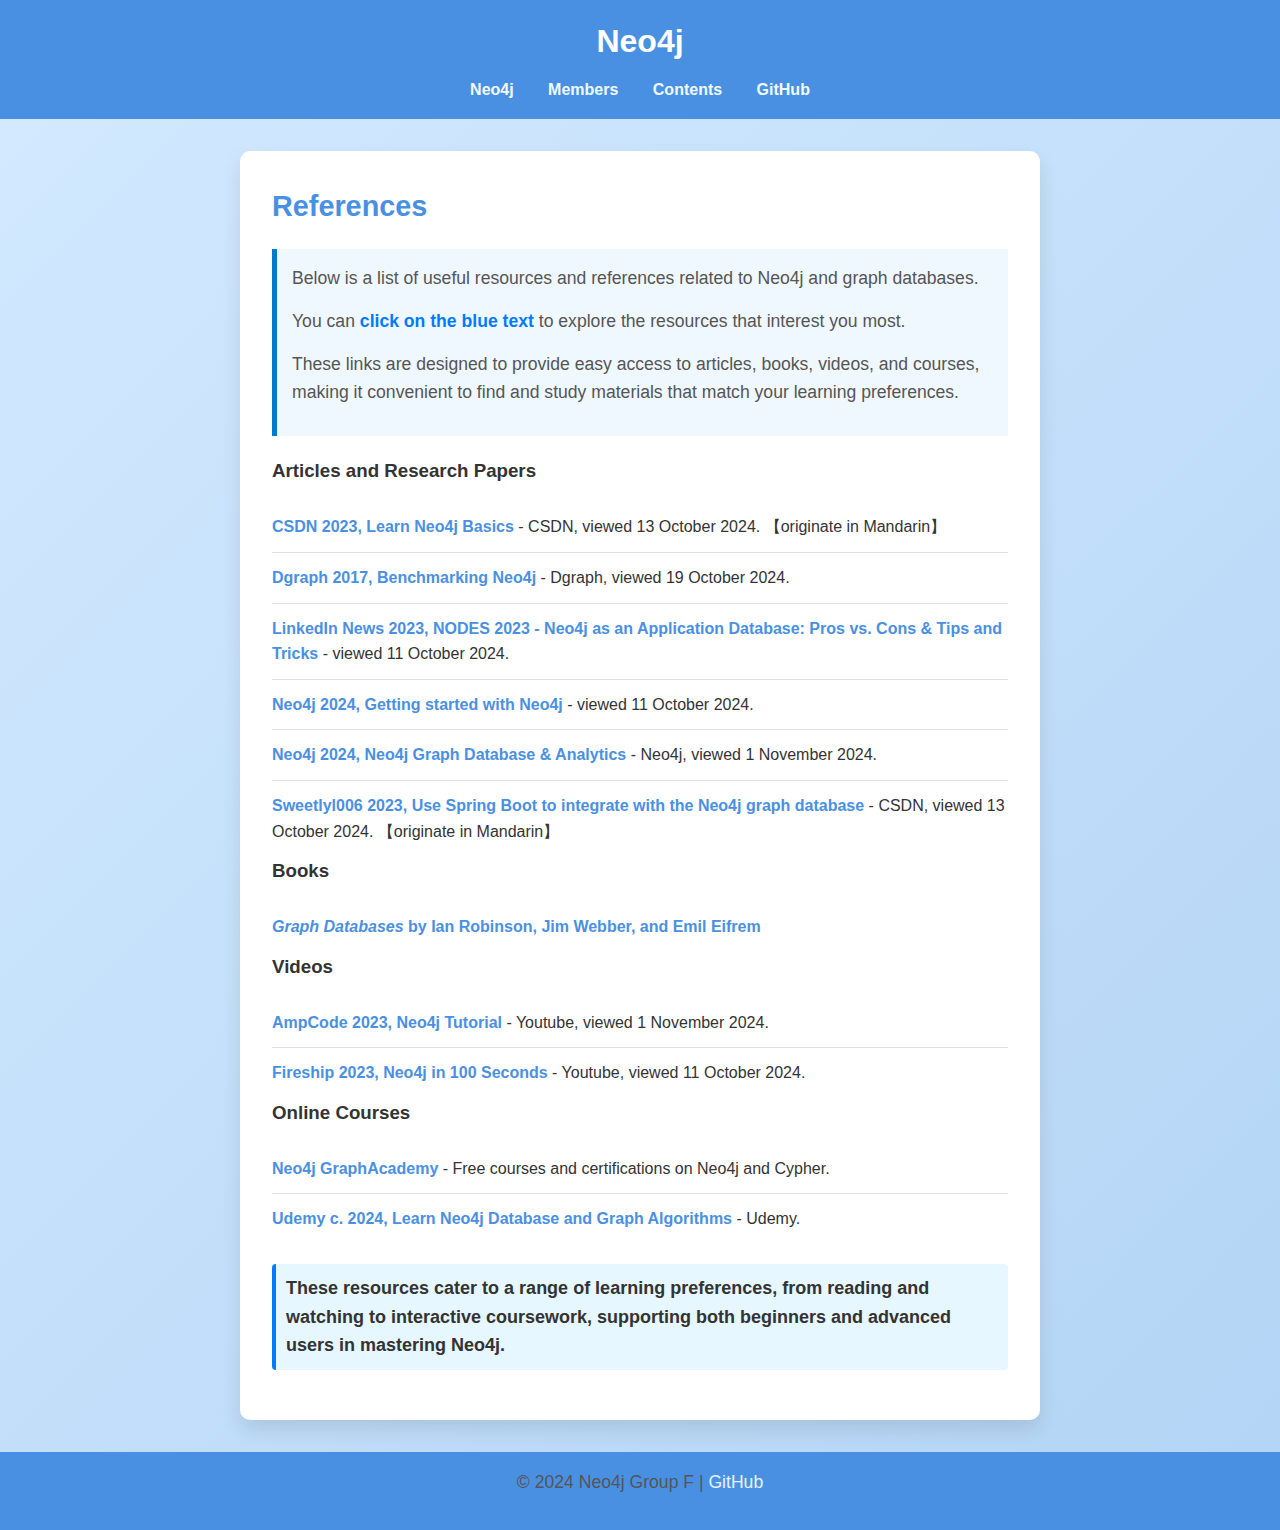
<file: references.html>
<!DOCTYPE html>
<html lang="en">
<head>
    <meta charset="UTF-8">
    <meta name="viewport" content="width=device-width, initial-scale=1.0">
    <title>References</title>
    <link rel="stylesheet" href="styles.css">
</head>
<body>
    <header>
        <h1>Neo4j</h1>
        <nav>
            <a href="index.html">Neo4j</a>
            <a href="members.html">Members</a>
            <a href="contents.html">Contents</a>
            <a href="https://github.com/QiChen212221012/Neo4j" target="_blank">GitHub</a>
        </nav>
    </header>
    <main>
        <h2>References</h2>
        <section class="intro-message">
            <p>Below is a list of useful resources and references related to Neo4j and graph databases.</p>
            <p>You can <strong style="color: #007bff;">click on the blue text</strong> to explore the resources that interest you most.</p>
            <p>These links are designed to provide easy access to articles, books, videos, and courses, making it convenient to find and study materials that match your learning preferences.</p>
        </section>
        <h3>Articles and Research Papers</h3>
        <ul>
            <li><a href="https://blog.csdn.net/qq_41081716/article/details/132265287" target="_blank">CSDN 2023, Learn Neo4j Basics</a> - CSDN, viewed 13 October 2024. 【originate in Mandarin】</li>
            <li><a href="https://dgraph.io/blog/post/benchmark-neo4j/#ref-querying/" target="_blank">Dgraph 2017, Benchmarking Neo4j</a> - Dgraph, viewed 19 October 2024.</li>
            <li><a href="https://www.linkedin.com/" target="_blank">LinkedIn News 2023, NODES 2023 - Neo4j as an Application Database: Pros vs. Cons & Tips and Tricks</a> - viewed 11 October 2024.</li>
            <li><a href="https://neo4j.com/docs/getting-started/" target="_blank">Neo4j 2024, Getting started with Neo4j</a> - viewed 11 October 2024.</li>
            <li><a href="https://neo4j.com/" target="_blank">Neo4j 2024, Neo4j Graph Database & Analytics</a> - Neo4j, viewed 1 November 2024.</li>
            <li><a href="https://blog.csdn.net/sweetlyl006/article/details/140014538" target="_blank">Sweetlyl006 2023, Use Spring Boot to integrate with the Neo4j graph database</a> - CSDN, viewed 13 October 2024. 【originate in Mandarin】</li>
        </ul>
        <h3>Books</h3>
        <ul>
        <li><a href="https://www.amazon.com/Graph-Databases-2nd-Edition-Applications/dp/1491930896" target="_blank"><i>Graph Databases</i> by Ian Robinson, Jim Webber, and Emil Eifrem</a></li>
        </ul>
        <h3>Videos</h3>
        <ul>
            <li><a href="https://www.youtube.com/playlist?list=PL6UwySlcwEYJ9BKIiCk2bMfd_JKXwDPQJ" target="_blank">AmpCode 2023, Neo4j Tutorial</a> - Youtube, viewed 1 November 2024.</li>
            <li><a href="https://www.youtube.com/watch?v=T6L9EoBy8Zk" target="_blank">Fireship 2023, Neo4j in 100 Seconds</a> - Youtube, viewed 11 October 2024.</li>                                                                      
        </ul>
        <h3>Online Courses</h3>
        <ul>
            <li><a href="https://neo4j.com/graphacademy/" target="_blank">Neo4j GraphAcademy</a> - Free courses and certifications on Neo4j and Cypher.</li>
            <li><a href="https://www.udemy.com/course/learn-neo4j-database-and-graph-algorithms/" target="_blank">Udemy c. 2024, Learn Neo4j Database and Graph Algorithms</a> - Udemy.</li>
        </ul>
        <p class="highlight">These resources cater to a range of learning preferences, from reading and watching to interactive coursework, supporting both beginners and advanced users in mastering Neo4j.</p>

    </main>
    <footer>
        <p>&copy; 2024 Neo4j Group F | <a href="https://github.com/QiChen212221012/Neo4j" target="_blank" aria-label="GitHub Repository">GitHub</a></p>
    </footer>
</body>
</html>
</file>
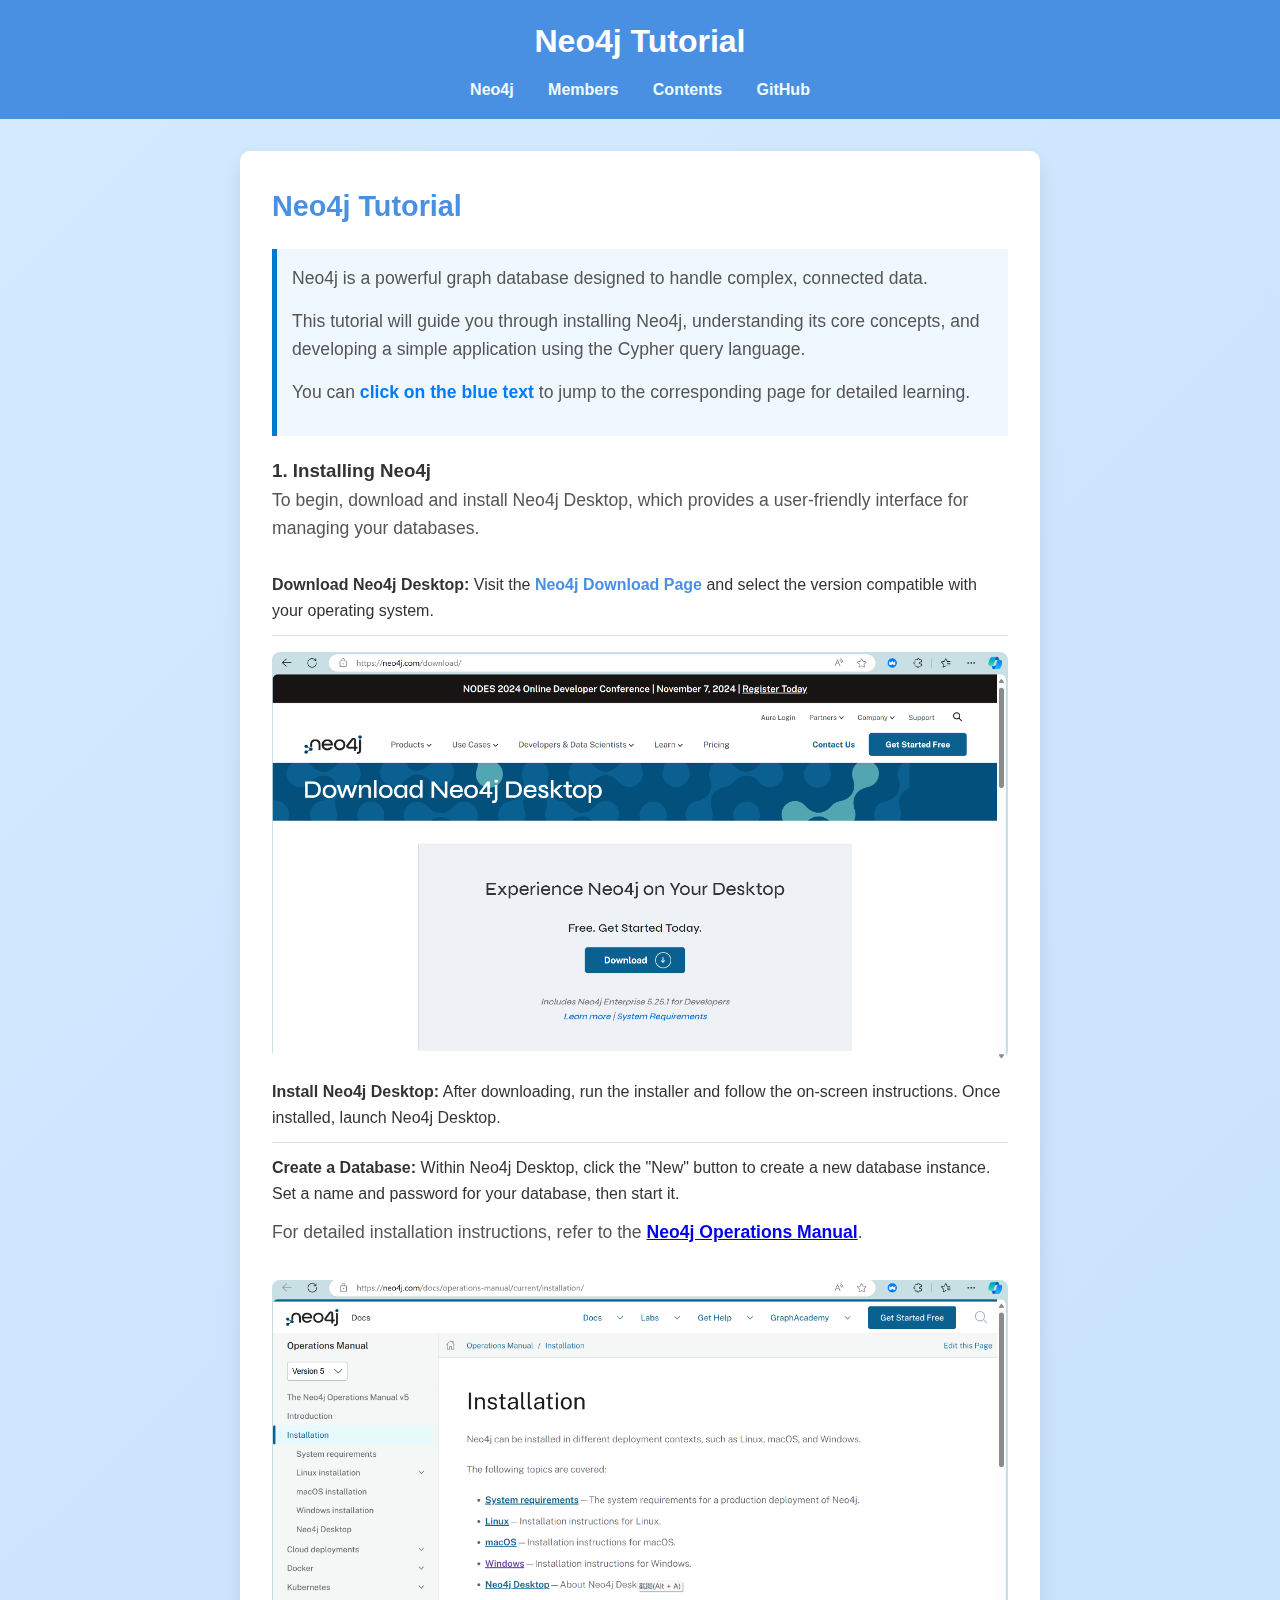
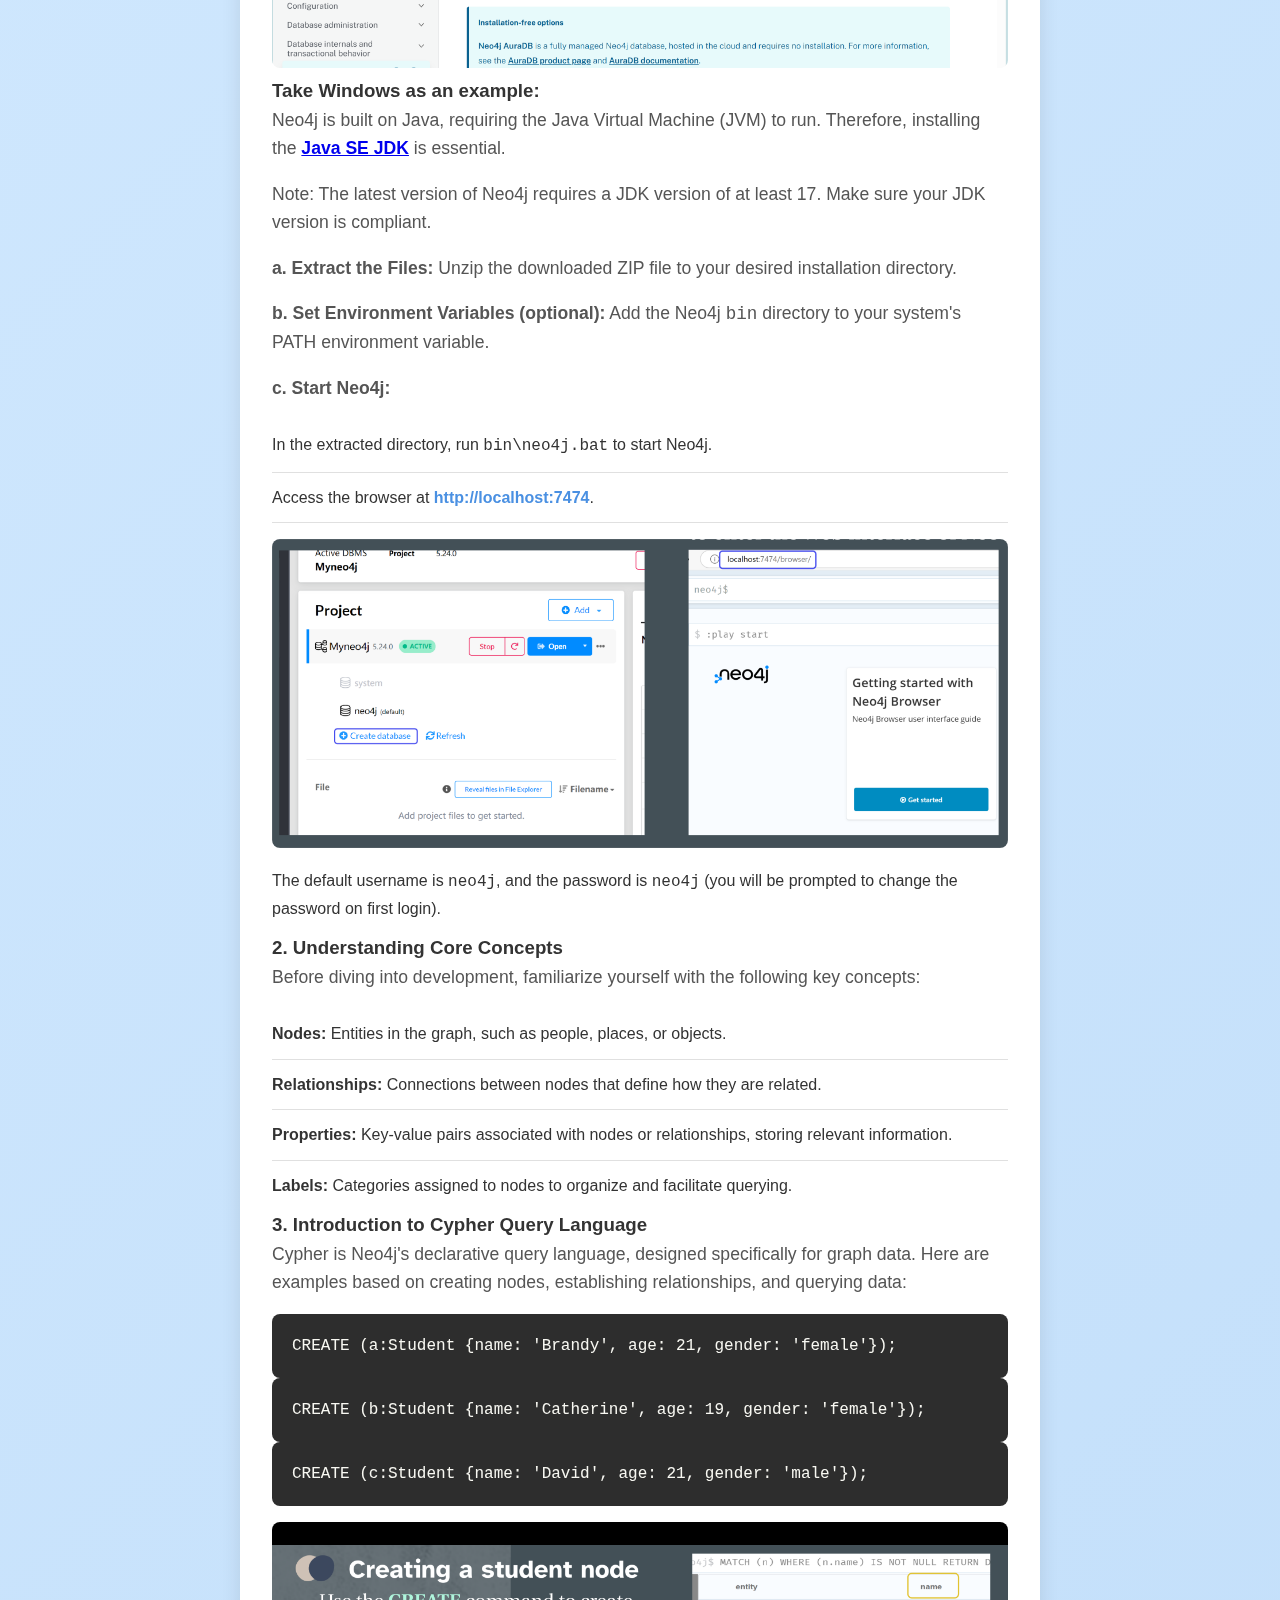
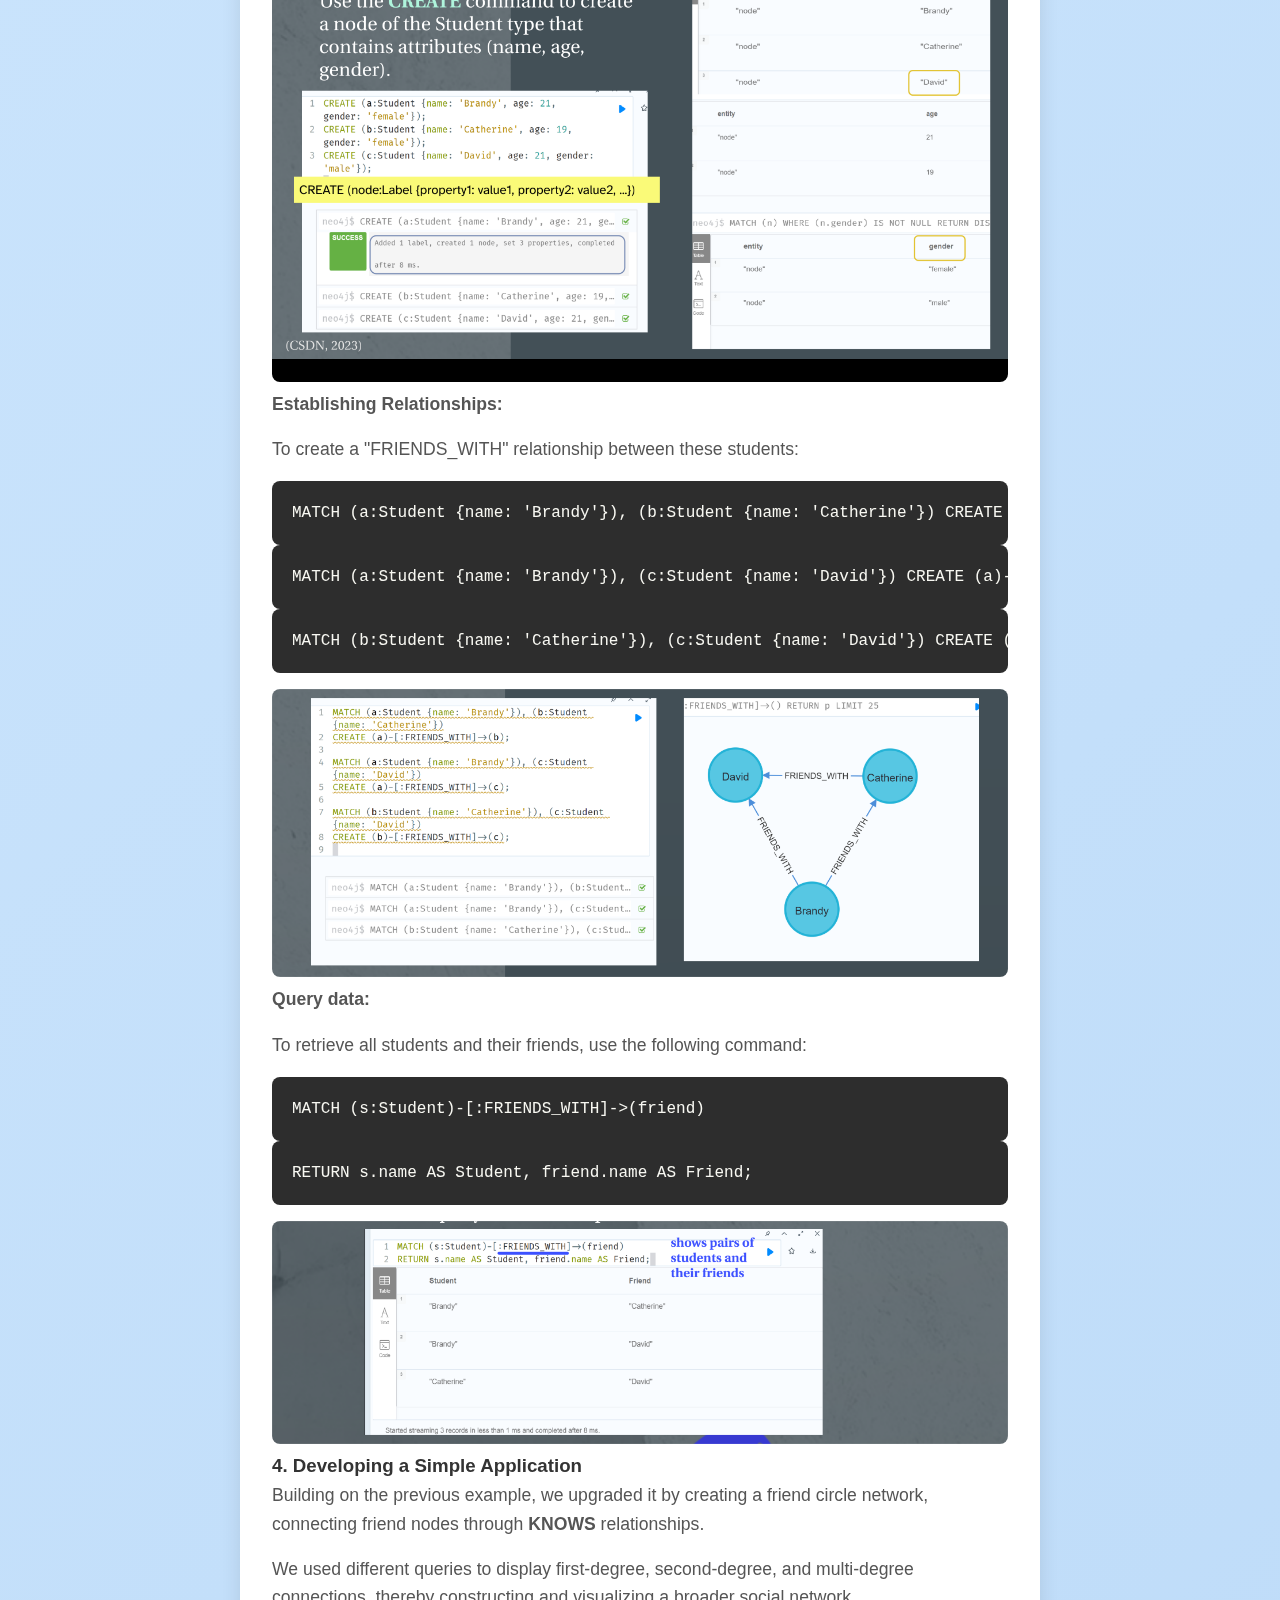
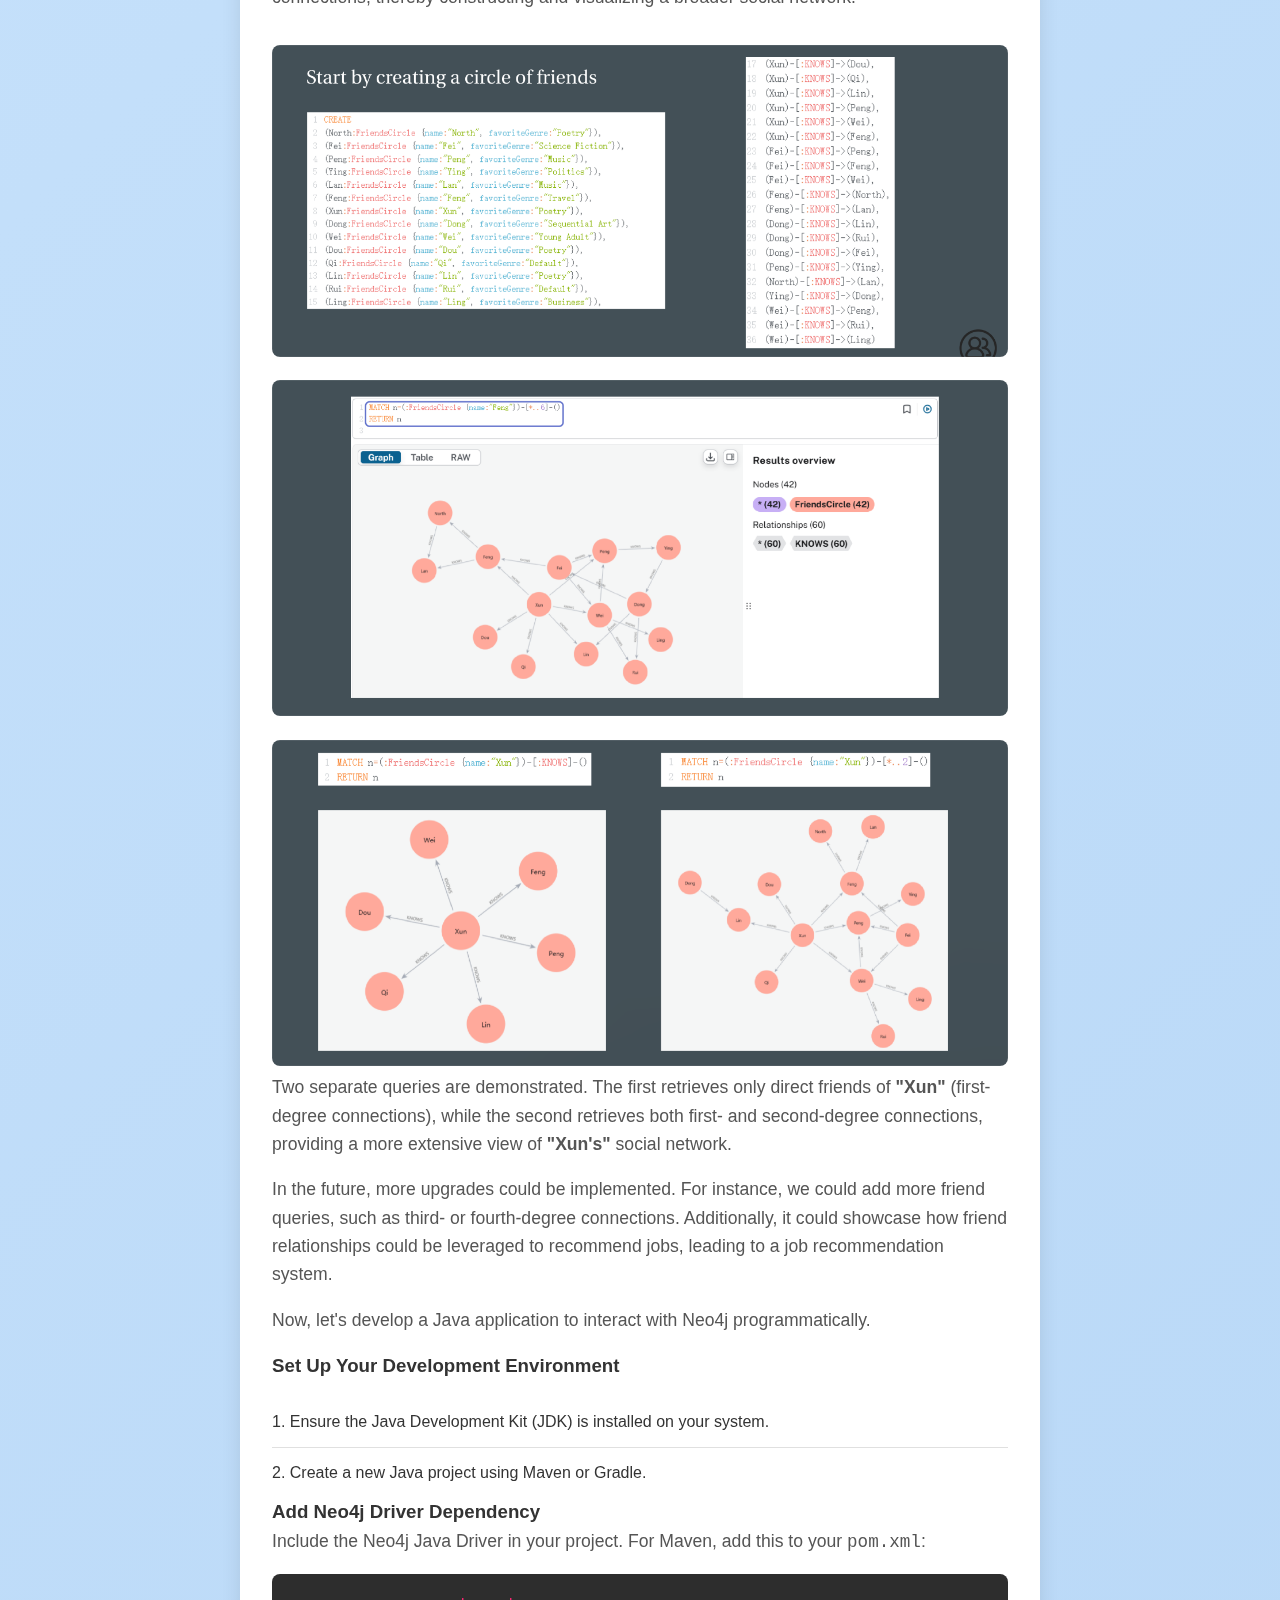
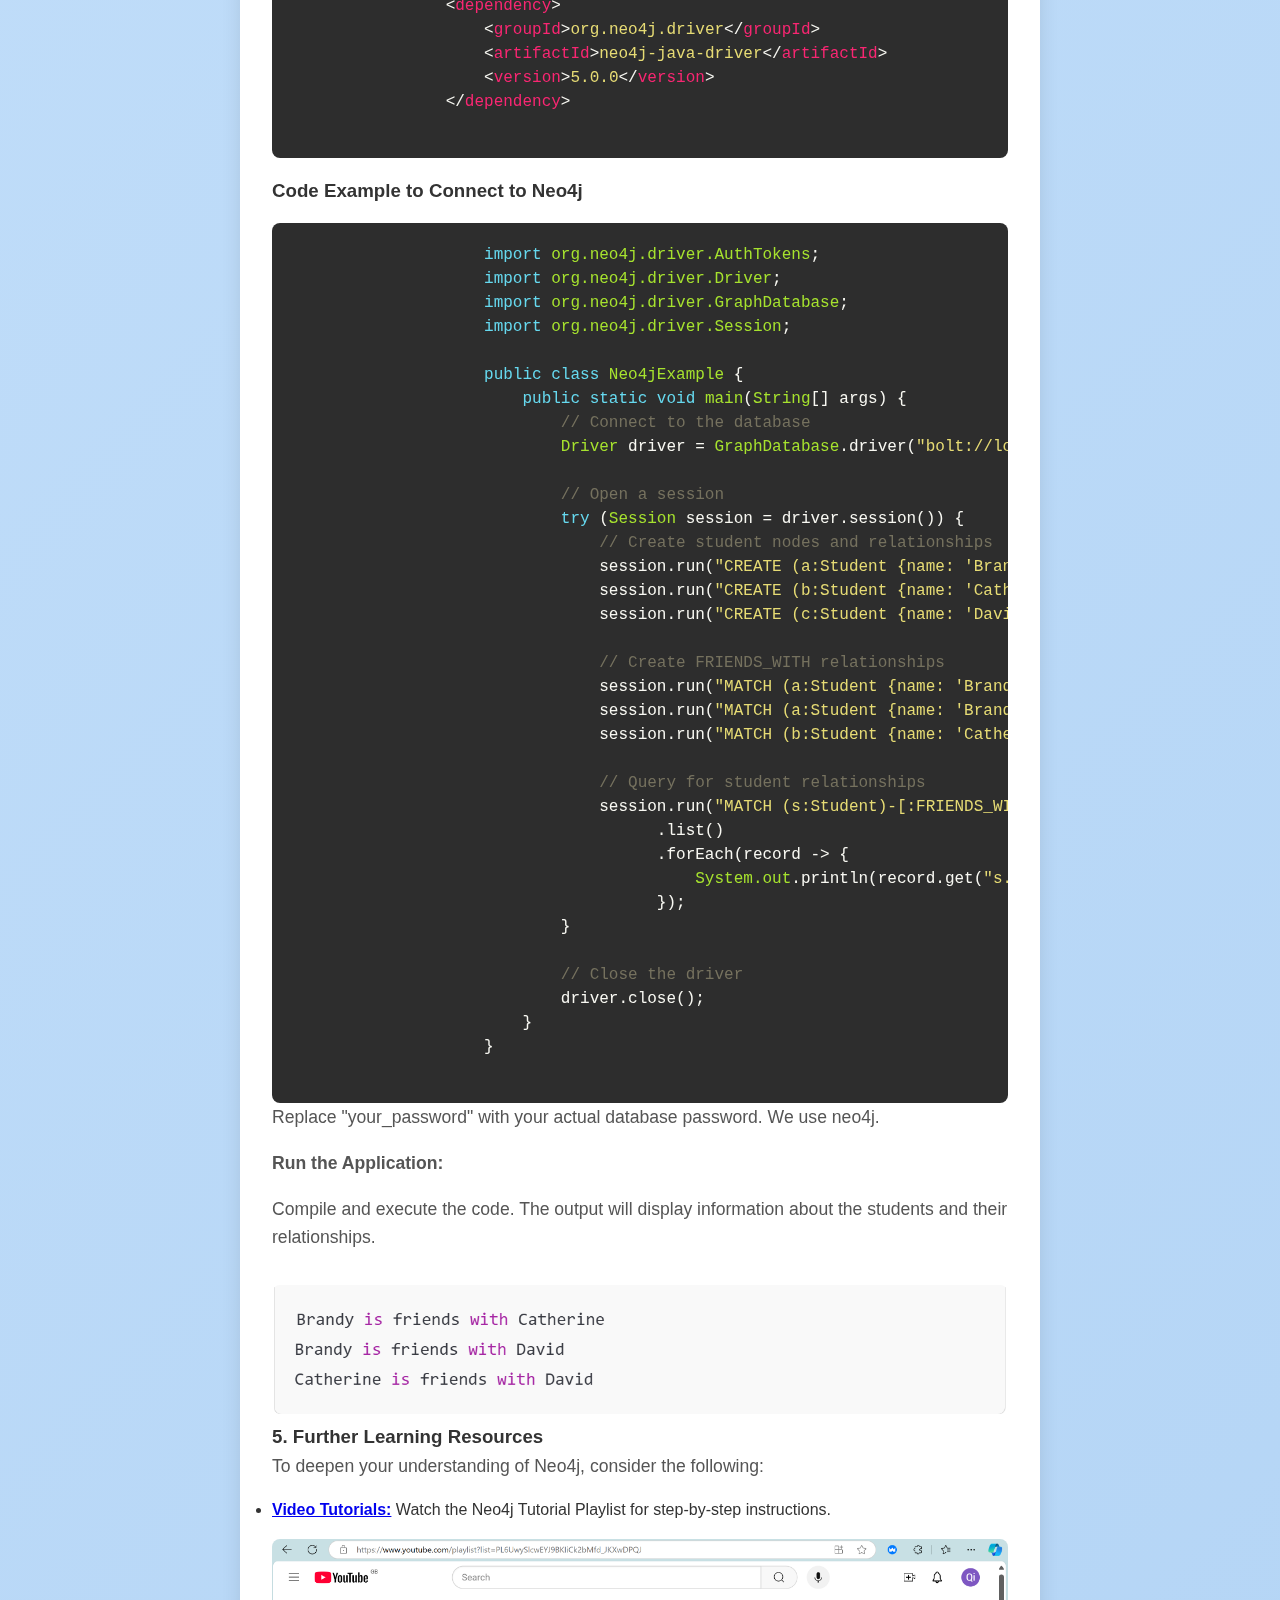
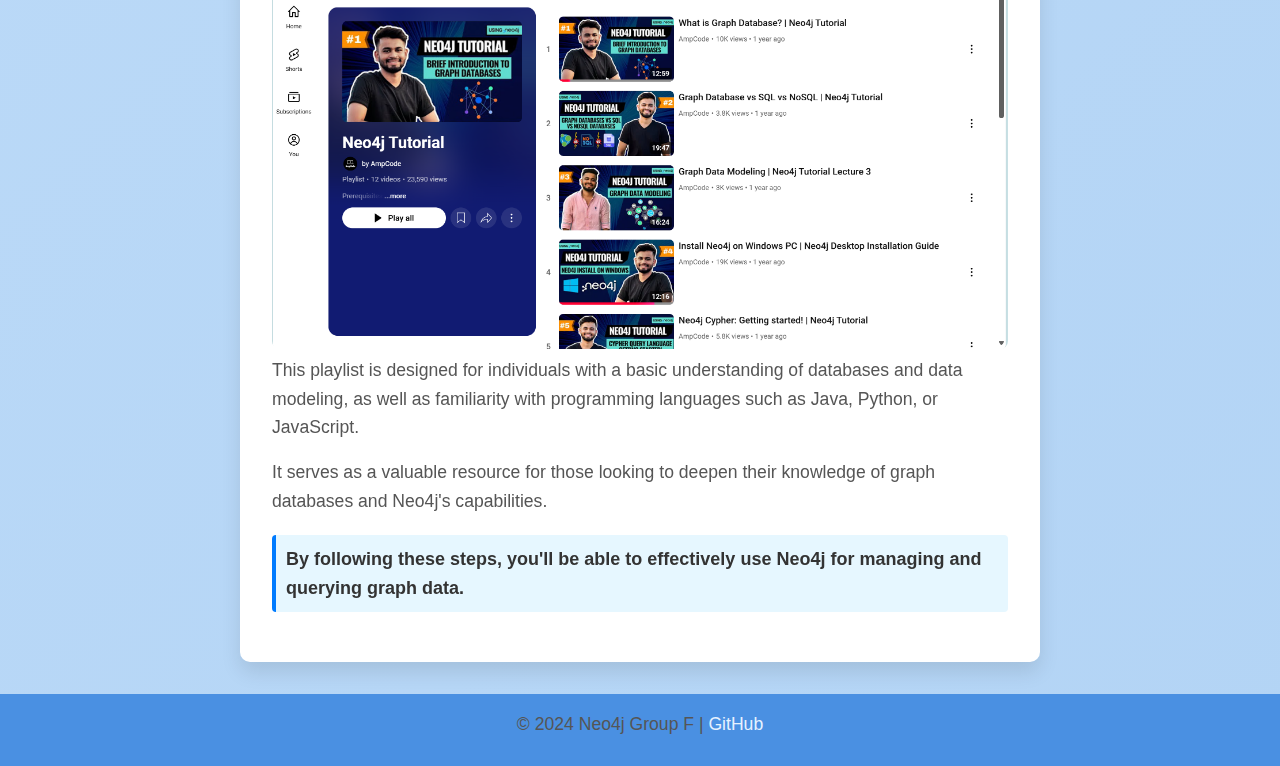
<file: tutorial.html>
<!DOCTYPE html>
<html lang="en">
<head>
    <meta charset="UTF-8">
    <meta name="viewport" content="width=device-width, initial-scale=1.0">
    <title>Tutorial</title>
    <link rel="stylesheet" href="styles.css">
</head>
<style>
    body {
        font-family: Arial, sans-serif;
        background-color: #f4f4f9;
        color: #333;
    }
    pre {
        background-color: #2d2d2d;
        color: #f8f8f2;
        padding: 20px;
        border-radius: 8px;
        overflow-x: auto;
        font-size: 16px;
        line-height: 1.5;
    }
    .keyword { color: #66d9ef; }
    .class { color: #a6e22e; }
    .string { color: #e6db74; }
    .comment { color: #75715e; }
    .function { color: #a6e22e; }
    .variable { color: #f8f8f2; }
    .tag { color: #f92672; }
    .attribute { color: #66d9ef; }
</style>

<body>
    <header>
        <h1>Neo4j Tutorial</h1>
        <nav>
            <a href="index.html">Neo4j</a>
            <a href="members.html">Members</a>
            <a href="contents.html">Contents</a>
            <a href="https://github.com/QiChen212221012/Neo4j-GroupF" target="_blank">GitHub</a>
        </nav>
    </header>
    <main>
        <section class="tutorial-section">
            <h2>Neo4j Tutorial</h2>
            <section class="intro-message">
            <p>Neo4j is a powerful graph database designed to handle complex, connected data.</p>
            <p>This tutorial will guide you through installing Neo4j, understanding its core concepts, and developing a simple application using the Cypher query language.</p>
            <p>You can <strong style="color: #007bff;">click on the blue text</strong> to jump to the corresponding page for detailed learning.</p>
            </section>
            
            <h3>1. Installing Neo4j</h3>
            </a>

            <p>To begin, download and install Neo4j Desktop, which provides a user-friendly interface for managing your databases.</p>
            <ul>
                <li><strong>Download Neo4j Desktop:</strong> Visit the <strong><a href="https://neo4j.com/download/" target="_blank">Neo4j Download Page</a></strong> and select the version compatible with your operating system.</li>
                <div class="slide">
                    <img src="images/38.png" alt="Neo4j Page 38 Image">
                </div>

                <li><strong>Install Neo4j Desktop:</strong> After downloading, run the installer and follow the on-screen instructions. Once installed, launch Neo4j Desktop.</li>
                <li><strong>Create a Database:</strong> Within Neo4j Desktop, click the "New" button to create a new database instance. Set a name and password for your database, then start it.</li>
            </ul>
            <p>For detailed installation instructions, refer to the <strong><a href="https://neo4j.com/docs/operations-manual/current/installation/" target="_blank">Neo4j Operations Manual</a></strong>.</p>
            <div class="slide">
                <img src="images/39.png" alt="Neo4j Page 39 Image">
            </div>

            <h3>Take Windows as an example:</h3>
            <p>Neo4j is built on Java, requiring the Java Virtual Machine (JVM) to run. Therefore, installing the <strong><a href="https://www.oracle.com/java/technologies/downloads/" target="_blank">Java SE JDK</a></strong> is essential.</p>
            <p>Note: The latest version of Neo4j requires a JDK version of at least 17. Make sure your JDK version is compliant.</p>
            <p><strong>a. Extract the Files:</strong> Unzip the downloaded ZIP file to your desired installation directory.</p>
            <p><strong>b. Set Environment Variables (optional):</strong> Add the Neo4j <code>bin</code> directory to your system's PATH environment variable.</p>
            <p><strong>c. Start Neo4j:</strong></p>
            <ul>
                <li>In the extracted directory, run <code>bin\neo4j.bat</code> to start Neo4j.</li>
                <li>Access the browser at <a href="http://localhost:7474" target="_blank">http://localhost:7474</a>.</li>
                <div class="slide">
                    <img src="images/40.png" alt="Neo4j Page 40 Image">
                </div>
                <li>The default username is <code>neo4j</code>, and the password is <code>neo4j</code> (you will be prompted to change the password on first login).</li>
            </ul>

            <h3>2. Understanding Core Concepts</h3>
            <p>Before diving into development, familiarize yourself with the following key concepts:</p>
            <ul>
                <li><strong>Nodes:</strong> Entities in the graph, such as people, places, or objects.</li>
                <li><strong>Relationships:</strong> Connections between nodes that define how they are related.</li>
                <li><strong>Properties:</strong> Key-value pairs associated with nodes or relationships, storing relevant information.</li>
                <li><strong>Labels:</strong> Categories assigned to nodes to organize and facilitate querying.</li>
            </ul>

            <h3>3. Introduction to Cypher Query Language</h3>
            <p>Cypher is Neo4j's declarative query language, designed specifically for graph data. Here are examples based on creating nodes, establishing relationships, and querying data:</p>
            <pre><code>CREATE (a:Student {name: 'Brandy', age: 21, gender: 'female'});</code></pre>
            <pre><code>CREATE (b:Student {name: 'Catherine', age: 19, gender: 'female'});</code></pre>
            <pre><code>CREATE (c:Student {name: 'David', age: 21, gender: 'male'});</code></pre>
            <div class="slide">
                <img src="images/9.png" alt="Neo4j Page 9 Image">
            </div>
            <p><strong>Establishing Relationships:</strong>
            <p>To create a "FRIENDS_WITH" relationship between these students:</p>
            <pre><code>MATCH (a:Student {name: 'Brandy'}), (b:Student {name: 'Catherine'}) CREATE (a)-[:FRIENDS_WITH]->(b);</code></pre>
            <pre><code>MATCH (a:Student {name: 'Brandy'}), (c:Student {name: 'David'}) CREATE (a)-[:FRIENDS_WITH]->(c);</code></pre>
            <pre><code>MATCH (b:Student {name: 'Catherine'}), (c:Student {name: 'David'}) CREATE (b)-[:FRIENDS_WITH]->(c);</code></pre>
            <div class="slide">
                <img src="images/41.png" alt="Neo4j Page 41 Image">
            </div>
            <p><strong>Query data:</strong>
            <p>To retrieve all students and their friends, use the following command:</p>
            <pre><code>MATCH (s:Student)-[:FRIENDS_WITH]->(friend)</code></pre>
            <pre><code>RETURN s.name AS Student, friend.name AS Friend;</code></pre>
            <div class="slide">
                <img src="images/42.png" alt="Neo4j Page 42 Image">
            </div>
            
            <h3>4. Developing a Simple Application</h3>
            <p>Building on the previous example, we upgraded it by creating a friend circle network, connecting friend nodes through <strong>KNOWS</strong> relationships.
            <p>We used different queries to display first-degree, second-degree, and multi-degree connections, thereby constructing and visualizing a broader social network.</p>
            <div class="slide">
                <img src="images/43.png" alt="Neo4j Page 43 Image">
            </div>
            <div class="slide">
                <img src="images/44.png" alt="Neo4j Page 44 Image">
            </div>
            <div class="slide">
                <img src="images/45.png" alt="Neo4j Page 45 Image">
                <p>Two separate queries are demonstrated. The first retrieves only direct friends of <strong>"Xun"</strong> (first-degree connections), while the second retrieves both first- and second-degree connections, providing a more extensive view of <strong>"Xun's"</strong> social network. </p>
            </div>
            <p>In the future, more upgrades could be implemented. For instance, we could add more friend queries, such as third- or fourth-degree connections. Additionally, it could showcase how friend relationships could be leveraged to recommend jobs, leading to a job recommendation system.</p>

            <p>Now, let's develop a Java application to interact with Neo4j programmatically.</p>
            <h3>Set Up Your Development Environment</h3>
            <ul>
            <li>1. Ensure the Java Development Kit (JDK) is installed on your system.</li>
            <li>2. Create a new Java project using Maven or Gradle.</li>
            </ul>
            <h3>Add Neo4j Driver Dependency</h3>
            <p>Include the Neo4j Java Driver in your project. For Maven, add this to your <code>pom.xml</code>:</p>
            <pre>
                &lt;<span class="tag">dependency</span>&gt;
                    &lt;<span class="tag">groupId</span>&gt;<span class="string">org.neo4j.driver</span>&lt;/<span class="tag">groupId</span>&gt;
                    &lt;<span class="tag">artifactId</span>&gt;<span class="string">neo4j-java-driver</span>&lt;/<span class="tag">artifactId</span>&gt;
                    &lt;<span class="tag">version</span>&gt;<span class="string">5.0.0</span>&lt;/<span class="tag">version</span>&gt;
                &lt;/<span class="tag">dependency</span>&gt;
            </pre>

            <P>
            <h3>Code Example to Connect to Neo4j</h3>
            <P>
                <pre>
                    <span class="keyword">import</span> <span class="class">org.neo4j.driver.AuthTokens</span>;
                    <span class="keyword">import</span> <span class="class">org.neo4j.driver.Driver</span>;
                    <span class="keyword">import</span> <span class="class">org.neo4j.driver.GraphDatabase</span>;
                    <span class="keyword">import</span> <span class="class">org.neo4j.driver.Session</span>;
            
                    <span class="keyword">public class</span> <span class="class">Neo4jExample</span> {
                        <span class="keyword">public static void</span> <span class="function">main</span>(<span class="class">String</span>[] args) {
                            <span class="comment">// Connect to the database</span>
                            <span class="class">Driver</span> driver = <span class="class">GraphDatabase</span>.driver(<span class="string">"bolt://localhost:7687"</span>, <span class="class">AuthTokens</span>.basic(<span class="string">"neo4j"</span>, <span class="string">"your_password"</span>));
            
                            <span class="comment">// Open a session</span>
                            <span class="keyword">try</span> (<span class="class">Session</span> session = driver.session()) {
                                <span class="comment">// Create student nodes and relationships</span>
                                session.run(<span class="string">"CREATE (a:Student {name: 'Brandy', age: 21, gender: 'female'})"</span>);
                                session.run(<span class="string">"CREATE (b:Student {name: 'Catherine', age: 22, gender: 'female'})"</span>);
                                session.run(<span class="string">"CREATE (c:Student {name: 'David', age: 23, gender: 'male'})"</span>);
            
                                <span class="comment">// Create FRIENDS_WITH relationships</span>
                                session.run(<span class="string">"MATCH (a:Student {name: 'Brandy'}), (b:Student {name: 'Catherine'}) CREATE (a)-[:FRIENDS_WITH]->(b)"</span>);
                                session.run(<span class="string">"MATCH (a:Student {name: 'Brandy'}), (c:Student {name: 'David'}) CREATE (a)-[:FRIENDS_WITH]->(c)"</span>);
                                session.run(<span class="string">"MATCH (b:Student {name: 'Catherine'}), (c:Student {name: 'David'}) CREATE (b)-[:FRIENDS_WITH]->(c)"</span>);
            
                                <span class="comment">// Query for student relationships</span>
                                session.run(<span class="string">"MATCH (s:Student)-[:FRIENDS_WITH]->(friend) RETURN s.name, friend.name"</span>)
                                      .list()
                                      .forEach(record -> {
                                          <span class="class">System.out</span>.println(record.get(<span class="string">"s.name"</span>).asString() + <span class="string">" is friends with "</span> + record.get(<span class="string">"friend.name"</span>).asString());
                                      });
                            }
            
                            <span class="comment">// Close the driver</span>
                            driver.close();
                        }
                    }
                </pre>
            <p>Replace "your_password" with your actual database password. We use neo4j.</p>

            <p><strong>Run the Application:</strong>
            <p>Compile and execute the code. The output will display information about the students and their relationships.</p>
            <div class="slide">
                <img src="images/46.png" alt="Neo4j Page 46 Image">
            </div>

            <h3>5. Further Learning Resources</h3>
            <p>To deepen your understanding of Neo4j, consider the following:</p>
                <li><strong><a href="https://www.youtube.com/playlist?list=PL6UwySlcwEYJ9BKIiCk2bMfd_JKXwDPQJ" target="_blank">Video Tutorials:</a></strong> Watch the Neo4j Tutorial Playlist for step-by-step instructions.</li>
                <div class="slide">
                    <img src="images/47.png" alt="Neo4j Page 47 Image">
                </div>
            <p>This playlist is designed for individuals with a basic understanding of databases and data modeling, as well as familiarity with programming languages such as Java, Python, or JavaScript.
            <p>It serves as a valuable resource for those looking to deepen their knowledge of graph databases and Neo4j's capabilities.</p>
            <p class="highlight">By following these steps, you'll be able to effectively use Neo4j for managing and querying graph data.</p>
        </section>
    </main>
    <footer>
        <p>&copy; 2024 Neo4j Group F | <a href="https://github.com/QiChen212221012/Neo4j" target="_blank" aria-label="GitHub Repository">GitHub</a></p>
    </footer>
</body>
</html>
</file>
<file: styles.css>
/* Resetting default browser styles */
* {
    margin: 0;
    padding: 0;
    box-sizing: border-box;
}

body {
    font-family: 'Arial', sans-serif;
    background: linear-gradient(135deg, #d3eaff, #b3d4f5); /* Light blue gradient */
    color: #333;
    line-height: 1.6;
    display: flex;
    flex-direction: column;
    min-height: 100vh;
}

/* Header styling */
header {
    background-color: #4a90e2;
    padding: 1rem;
    color: #fff;
    text-align: center;
}

header h1 {
    font-size: 2rem;
    margin-bottom: 0.5rem;
}

nav {
    margin-top: 10px;
}

nav a {
    color: #f0faff;
    text-decoration: none;
    margin: 0 15px;
    font-weight: bold;
    transition: color 0.3s ease;
}

nav a:hover {
    color: #ffffff;
}

/* Main content styling */
main {
    padding: 2rem;
    max-width: 800px;
    margin: 2rem auto;
    background-color: #ffffff;
    border-radius: 10px;
    box-shadow: 0px 10px 20px rgba(0, 0, 0, 0.1);
}

/* Section styling */
.welcome-section, .members-section, .contents-section {
    margin-bottom: 2rem;
    text-align: center;
}

h2 {
    font-size: 1.8rem;
    color: #4a90e2;
    margin-bottom: 1rem;
}

p {
    font-size: 1.1rem;
    color: #555;
    margin-bottom: 1em;
}

/* List styling for members and contents */
ul {
    list-style: none;
    padding: 0;
    margin-top: 1rem;
}

ul li {
    padding: 0.75rem 0;
    font-size: 1rem;
    color: #333;
    border-bottom: 1px solid #e0e0e0;
}

ul li:last-child {
    border-bottom: none;
}

ul li a {
    color: #4a90e2;
    text-decoration: none;
    font-weight: bold;
    transition: color 0.3s ease;
}

ul li a:hover {
    color: #719fcf;
}

/* Button styling */
button, a.button-link {
    display: inline-block;
    padding: 0.75rem 1.5rem;
    margin-top: 1.5rem;
    font-size: 1rem;
    color: #fff;
    background-color: #4a90e2;
    border: none;
    border-radius: 5px;
    cursor: pointer;
    text-decoration: none;
    transition: background-color 0.3s ease;
}

button:hover, a.button-link:hover {
    background-color: #367bbf;
}

/* Footer */
footer {
    background-color: #4a90e2;
    color: #e6f2ff;
    padding: 1rem;
    text-align: center;
    font-size: 0.9rem;
    position: relative;
    bottom: 0;
    width: 100%;
}

footer a {
    color: #e6f2ff;
    text-decoration: none;
}

footer a:hover {
    text-decoration: underline;
}

.slide img {
    max-width: 100%;
    height: auto;
    border-radius: 8px; 
    margin-top: 1rem; 
}

.qa-section {
    margin-top: 2rem;
    padding: 2rem;
    background-color: #f9f9ff; /* Light background for contrast */
    border-radius: 10px;
    box-shadow: 0 4px 8px rgba(0, 0, 0, 0.1);
}

.qa-section h2 {
    font-size: 1.8rem;
    color: #4a90e2;
    margin-bottom: 1.5rem;
    text-align: center;
}

.question {
    margin-bottom: 1.5rem;
}

.question h3 {
    font-size: 1.4rem;
    color: #333;
    margin-bottom: 0.5rem;
}

.question p, .question ul {
    font-size: 1.1rem;
    color: #555;
    line-height: 1.6;
}

.question ul {
    list-style: disc;
    padding-left: 20px;
}

.question li {
    margin-top: 0.5rem;
}

.intro-message {
    background-color: #f0f8ff;
    border-left: 5px solid #007acc;
    padding: 15px;
    margin: 20px 0;
    font-size: 1.1em;
    color: #333;
}

.intro-message p {
    margin-bottom: 15px;
    margin-top: 0;
}

.highlight {
    background-color: #e6f7ff;
    padding: 10px;
    border-left: 4px solid #007bff;
    font-size: 18px;
    font-weight: bold;
    color: #333;
    margin-top: 20px;
    border-radius: 4px;
}

.presentation-link {
    text-align: center;
    font-size: 1.2em;
    margin: 15px 0;
    font-weight: bold;
}

.presentation-link a {
    color: #0073e6;
    text-decoration: none;
    background-color: #f1f1f1;
    padding: 8px 15px;
    border-radius: 5px;
    box-shadow: 0px 2px 5px rgba(0,0,0,0.2);
}

.presentation-link a:hover {
    background-color: #0073e6;
    color: #ffffff;
}
</file>
